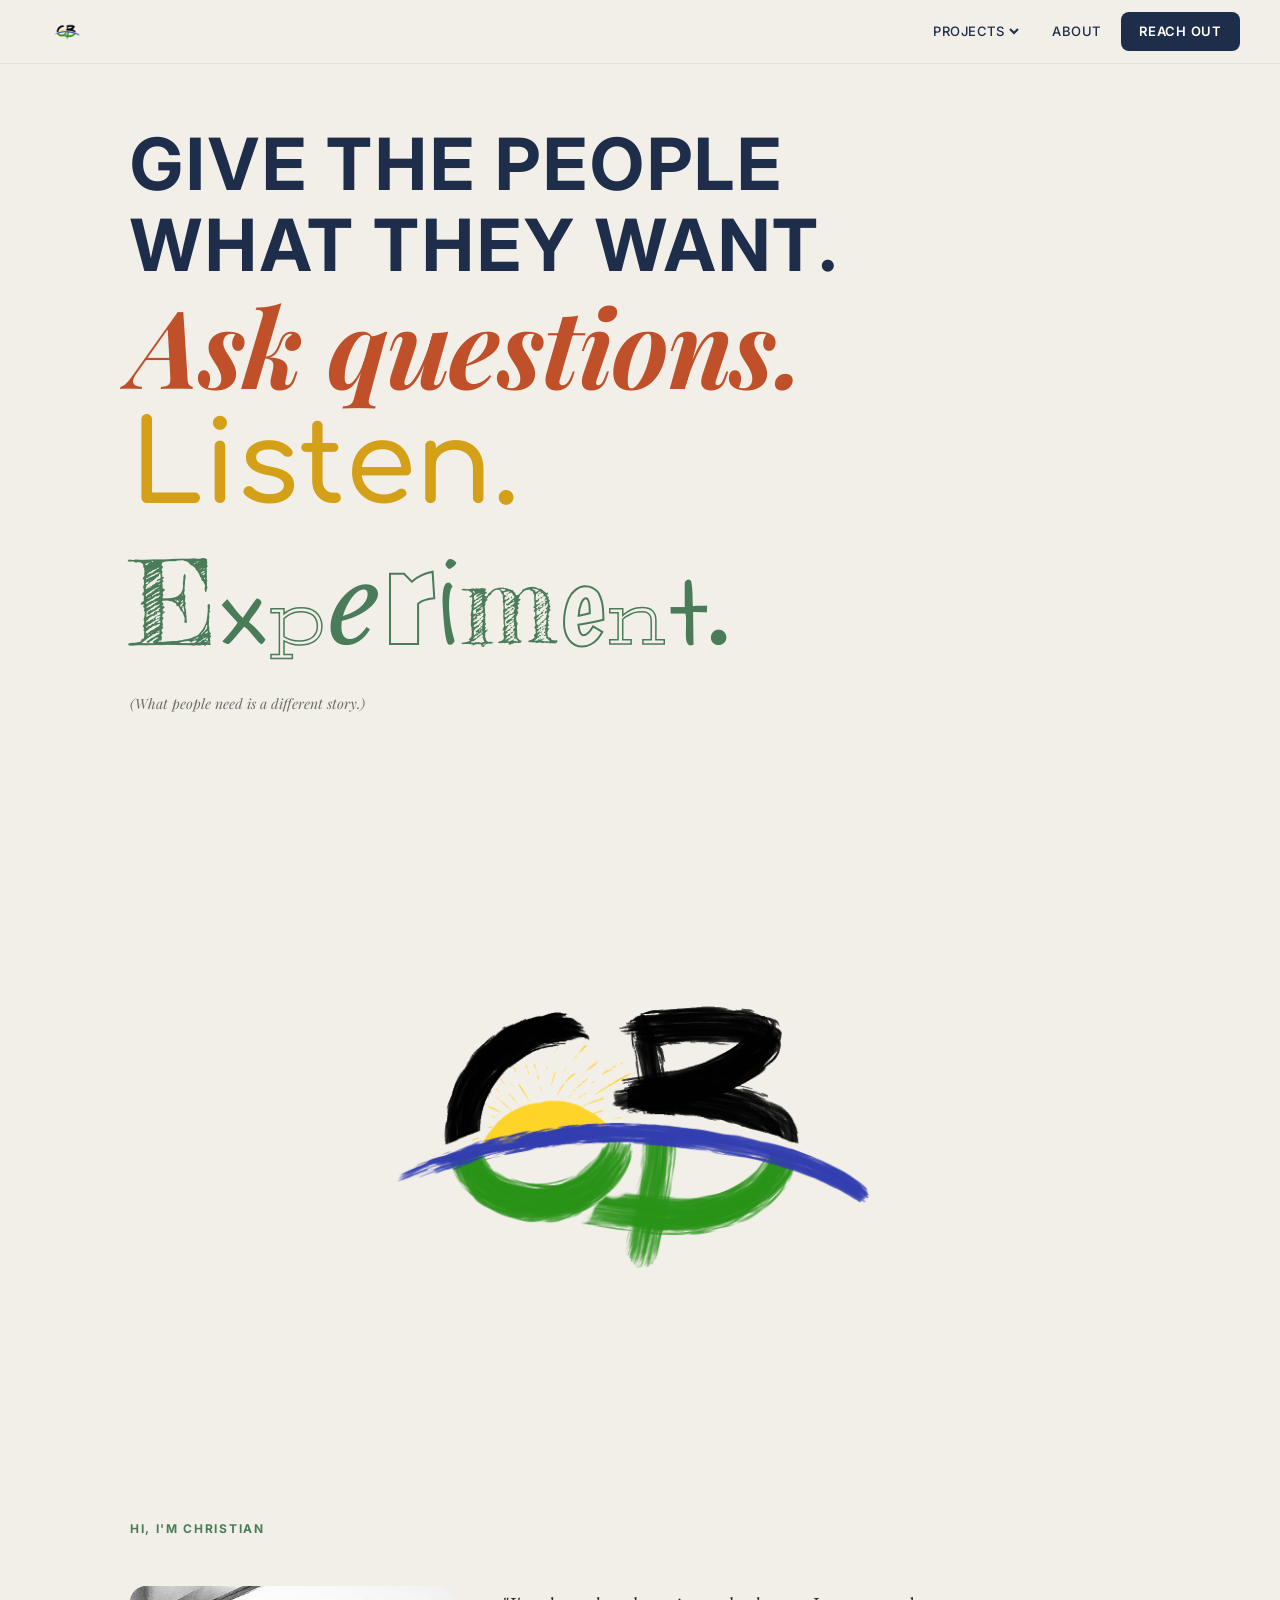
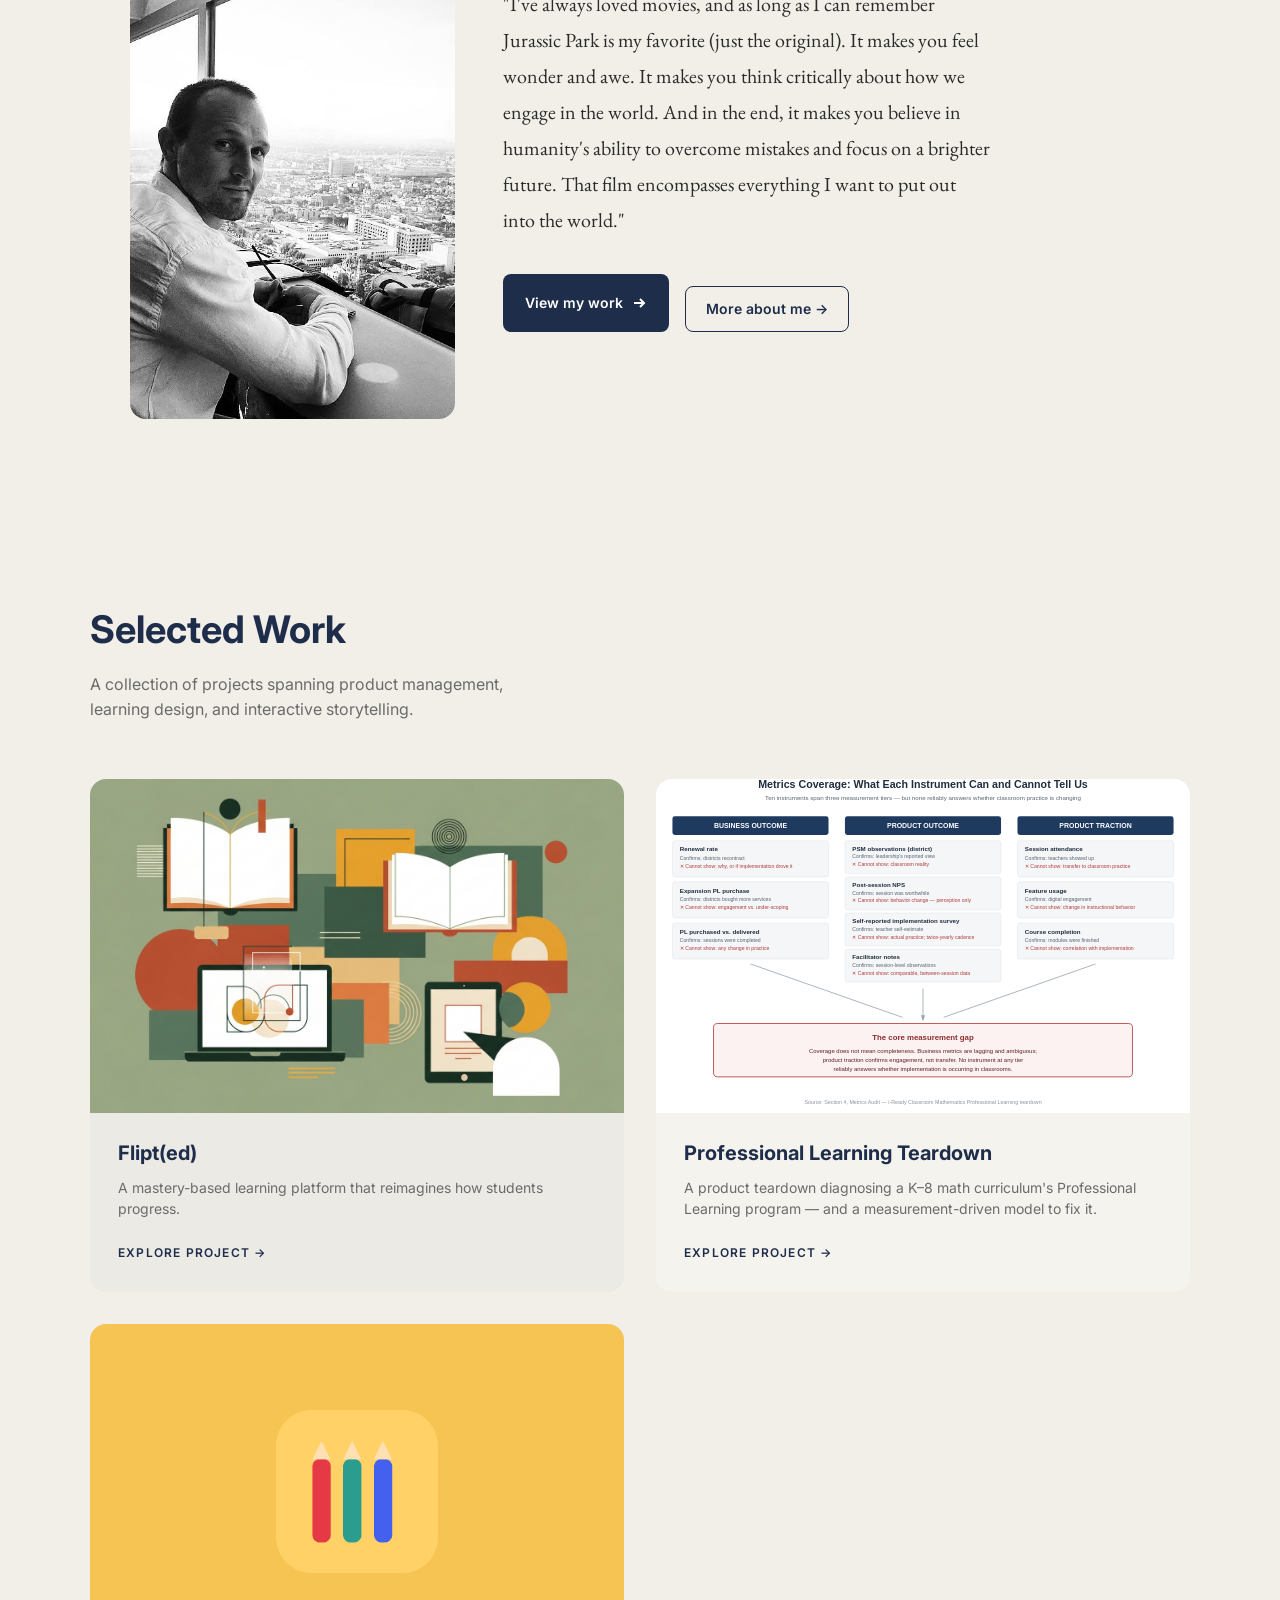
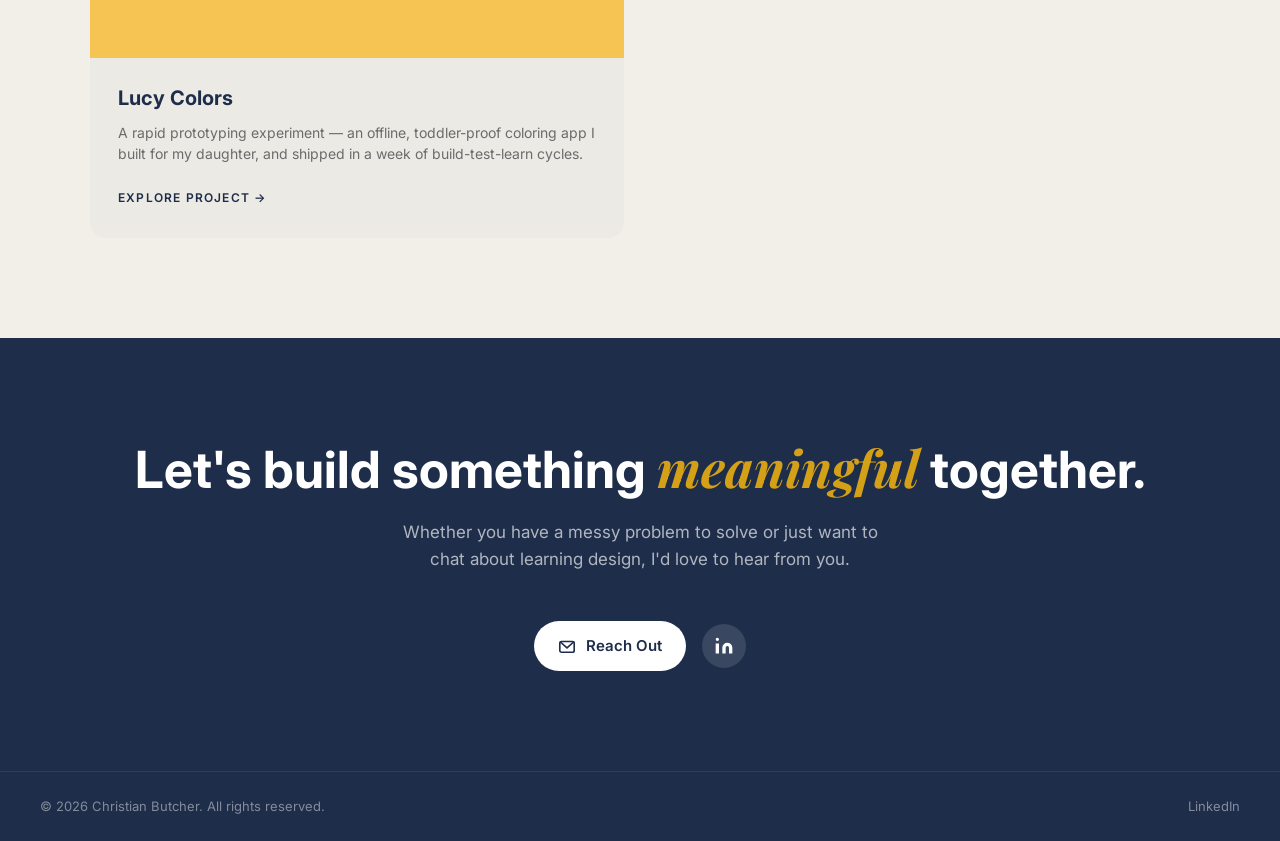
<file: index.html>
<!DOCTYPE html>
<html lang="en">
<head>
  <meta charset="UTF-8" />
  <meta name="viewport" content="width=device-width, initial-scale=1.0" />
  <title>Christian Butcher Portfolio</title>
  <meta name="description" content="Christian Butcher — Product Manager and Content Creator bridging learning design and interactive storytelling." />
  <link rel="preconnect" href="https://fonts.googleapis.com">
  <link rel="preconnect" href="https://fonts.gstatic.com" crossorigin>
  <link href="https://fonts.googleapis.com/css2?family=Inter:wght@400;500;600;700&family=Playfair+Display:ital,wght@0,700;1,700&family=EB+Garamond:wght@400;500&family=Fredericka+the+Great&family=Architects+Daughter&family=Stint+Ultra+Expanded&family=Libre+Baskerville:ital@1&family=Black+Han+Sans&family=Loved+by+the+King&family=Boogaloo&family=Comfortaa:wght@600&display=swap" rel="stylesheet">

  <style>
    /* ============================================================
       TOKENS — edit colors, fonts, and spacing here
    ============================================================ */
    :root {
      --color-bg:        #F2EFE9;   /* warm off-white background */
      --color-navy:      #1E2D4A;   /* dark navy — headings, nav, footer bg */
      --color-rust:      #C0502A;   /* rust/terracotta — italic accent phrases */
      --color-gold:      #D4A017;   /* gold/amber — "easier to understand" accent */
      --color-green:     #4A7C59;   /* muted green — "HI, I'M CHRISTIAN" label */
      --color-text:      #2A2A2A;   /* near-black body text */
      --color-muted:     #6B6B6B;   /* secondary/subtitle text */
      --color-card-bg:   #ECEAE4;   /* project card background */
      --color-card-bg2:  #F5F3EE;   /* alternate card background */

      --font-body:       'Inter', sans-serif;
      --font-display:    'Playfair Display', serif;

      --max-width:       1100px;
      --nav-height:      64px;
    }

    /* ============================================================
       RESET
    ============================================================ */
    *, *::before, *::after { box-sizing: border-box; margin: 0; padding: 0; }
    html { scroll-behavior: smooth; }
    body {
      font-family: var(--font-body);
      background: var(--color-bg);
      color: var(--color-text);
      line-height: 1.6;
    }
    a { color: inherit; text-decoration: none; }
    img { display: block; max-width: 100%; }

    /* ============================================================
       NAV
    ============================================================ */
    nav {
      position: fixed;
      top: 0; left: 0; right: 0;
      height: var(--nav-height);
      background: var(--color-bg);
      display: flex;
      align-items: center;
      justify-content: space-between;
      padding: 0 40px;
      z-index: 100;
      border-bottom: 1px solid rgba(0,0,0,0.06);
    }

    .nav-logo {
      font-family: var(--font-body);
      font-weight: 700;
      font-size: 18px;
      color: var(--color-navy);
      letter-spacing: -0.5px;
    }
    /* Replace the text logo with your initials or an SVG if you have one */

    .nav-links {
      display: flex;
      align-items: center;
      gap: 8px;
    }

    .nav-links a {
      font-size: 13px;
      font-weight: 500;
      letter-spacing: 0.04em;
      text-transform: uppercase;
      color: var(--color-navy);
      padding: 6px 12px;
      border-radius: 6px;
      transition: background 0.15s;
    }
    .nav-links a:hover { background: rgba(0,0,0,0.06); }

    /* Projects dropdown */
    .nav-dropdown { position: relative; }

    .nav-dropdown-toggle {
      font-size: 13px;
      font-weight: 500;
      letter-spacing: 0.04em;
      text-transform: uppercase;
      color: var(--color-navy);
      padding: 6px 12px;
      border-radius: 6px;
      background: none;
      border: none;
      cursor: pointer;
      display: flex;
      align-items: center;
      gap: 4px;
      font-family: var(--font-body);
      transition: background 0.15s;
    }
    .nav-dropdown-toggle:hover,
    .nav-dropdown.open .nav-dropdown-toggle { background: rgba(0,0,0,0.06); }

    .nav-dropdown-toggle svg {
      width: 12px; height: 12px;
      transition: transform 0.2s;
    }
    .nav-dropdown.open .nav-dropdown-toggle svg { transform: rotate(180deg); }

    .nav-dropdown-menu {
      display: none;
      position: absolute;
      top: calc(100% + 8px);
      left: 0;
      background: white;
      border-radius: 10px;
      box-shadow: 0 4px 24px rgba(0,0,0,0.12);
      min-width: 200px;
      padding: 8px 0;
      z-index: 200;
    }
    .nav-dropdown.open .nav-dropdown-menu { display: block; }

    .nav-dropdown-menu a {
      display: block;
      padding: 10px 20px;
      font-size: 15px;
      font-weight: 400;
      text-transform: none;
      letter-spacing: 0;
      color: var(--color-navy);
      border-radius: 0;
      transition: background 0.12s;
    }
    .nav-dropdown-menu a:hover { background: #F5F3EE; }

    .btn-reach-out {
      background: var(--color-navy);
      color: white !important;
      padding: 9px 18px !important;
      border-radius: 8px !important;
      font-size: 13px !important;
      font-weight: 600 !important;
      text-transform: uppercase !important;
      letter-spacing: 0.06em !important;
      transition: opacity 0.15s !important;
    }
    .btn-reach-out:hover { opacity: 0.85 !important; background: var(--color-navy) !important; }

    /* ============================================================
       HERO
    ============================================================ */
    .hero {
      min-height: 100vh;
      display: flex;
      flex-direction: column;
      justify-content: center;
      padding: calc(var(--nav-height) + 60px) 40px 80px;
      max-width: var(--max-width);
      margin: 0 auto;
    }

    .hero-eyebrow {
      font-size: 12px;
      font-weight: 600;
      letter-spacing: 0.14em;
      text-transform: uppercase;
      color: var(--color-green);
      margin-bottom: 24px;
    }

    .hero-headline {
      font-family: var(--font-body);
      font-weight: 700;
      font-size: clamp(40px, 5.5vw, 72px);
      line-height: 1.12;
      color: var(--color-navy);
      max-width: 700px;
      margin-bottom: 40px;
    }

    .hero-headline .accent-rust {
      font-family: var(--font-display);
      font-style: italic;
      font-weight: 700;
      color: var(--color-rust);
    }

    .hero-headline .accent-gold {
      color: var(--color-gold);
    }

    .btn-primary {
      display: inline-flex;
      align-items: center;
      gap: 8px;
      background: var(--color-navy);
      color: white;
      font-family: var(--font-body);
      font-size: 14px;
      font-weight: 600;
      padding: 12px 22px;
      border-radius: 8px;
      transition: opacity 0.15s;
    }
    .btn-primary:hover { opacity: 0.82; }
    .btn-primary svg { width: 16px; height: 16px; }

    /* ============================================================
       SELECTED WORK
    ============================================================ */
    .section { padding: 100px 40px; }

    .container {
      max-width: var(--max-width);
      margin: 0 auto;
    }

    .section-eyebrow {
      font-size: 13px;
      font-weight: 600;
      letter-spacing: 0.1em;
      text-transform: uppercase;
      color: var(--color-muted);
      margin-bottom: 10px;
    }

    .section-title {
      font-family: var(--font-body);
      font-weight: 700;
      font-size: clamp(28px, 3vw, 38px);
      color: var(--color-navy);
      margin-bottom: 12px;
    }

    .section-subtitle {
      font-size: 16px;
      color: var(--color-muted);
      max-width: 440px;
      margin-bottom: 56px;
      line-height: 1.6;
    }

    /* Project grid */
    .projects-grid {
      display: grid;
      grid-template-columns: repeat(2, 1fr);
      gap: 32px;
    }

    /* Wide card spans both columns */
    .project-card.wide {
      grid-column: 1 / -1;
      max-width: 600px;
      margin: 0 auto;
      width: 100%;
    }

    .project-card {
      border-radius: 16px;
      overflow: hidden;
      background: var(--color-card-bg);
    }
    .project-card.light { background: var(--color-card-bg2); }

    .project-card-image {
      width: 100%;
      aspect-ratio: 16 / 10;
      overflow: hidden;
      background: var(--color-card-bg);
      display: flex;
      align-items: center;
      justify-content: center;
    }

    .project-card.wide .project-card-image {
      aspect-ratio: 16 / 9;
    }

    .project-card-image img {
      width: 100%;
      height: 100%;
      object-fit: cover;
    }

    .project-card-body {
      padding: 24px 28px 28px;
    }

    .project-card-title {
      font-size: 20px;
      font-weight: 700;
      color: var(--color-navy);
      margin-bottom: 8px;
    }

    .project-card-desc {
      font-size: 14px;
      color: var(--color-muted);
      margin-bottom: 20px;
      line-height: 1.5;
    }

    .project-link {
      font-size: 12px;
      font-weight: 600;
      letter-spacing: 0.1em;
      text-transform: uppercase;
      color: var(--color-navy);
      display: inline-flex;
      align-items: center;
      gap: 6px;
      transition: gap 0.15s;
    }
    .project-link:hover { gap: 10px; }

    /* ============================================================
       ABOUT
    ============================================================ */
    .about-section {
      background: #EAE7E0;
      padding: 100px 40px;
    }

    .about-inner {
      max-width: var(--max-width);
      margin: 0 auto;
      display: grid;
      grid-template-columns: 1fr 1.2fr;
      gap: 80px;
      align-items: center;
    }

    .about-photo-wrap {
      background: #DDD9CF;
      border-radius: 16px;
      aspect-ratio: 3 / 4;
      overflow: hidden;
      display: flex;
      align-items: center;
      justify-content: center;
    }

    /* Replace the placeholder below with an <img> tag once you have a photo */
    .about-photo-placeholder {
      width: 60%;
      aspect-ratio: 1;
      background: #C8C3B6;
      border-radius: 50%;
    }

    .about-photo-wrap img {
      width: 100%;
      height: 100%;
      object-fit: cover;
    }

    .about-headline {
      font-family: var(--font-body);
      font-weight: 700;
      font-size: clamp(30px, 3.5vw, 46px);
      color: var(--color-navy);
      line-height: 1.15;
      margin-bottom: 28px;
    }

    .about-headline .accent-rust {
      font-family: var(--font-display);
      font-style: italic;
      color: var(--color-rust);
    }

    .about-headline .accent-green {
      color: var(--color-green);
    }

    .about-headline .accent-navy {
      font-family: var(--font-display);
      font-style: italic;
      color: var(--color-navy);
    }

    .about-body p {
      font-size: 16px;
      color: var(--color-text);
      line-height: 1.75;
      margin-bottom: 18px;
    }

    .btn-secondary {
      display: inline-flex;
      align-items: center;
      gap: 8px;
      background: transparent;
      color: var(--color-navy);
      font-family: var(--font-body);
      font-size: 14px;
      font-weight: 600;
      padding: 11px 20px;
      border-radius: 8px;
      border: 1.5px solid var(--color-navy);
      margin-top: 12px;
      transition: background 0.15s, color 0.15s;
    }
    .btn-secondary:hover {
      background: var(--color-navy);
      color: white;
    }

    /* ============================================================
       CONTACT / CTA
    ============================================================ */
    .cta-section {
      background: var(--color-navy);
      padding: 100px 40px;
      text-align: center;
    }

    .cta-headline {
      font-family: var(--font-body);
      font-weight: 700;
      font-size: clamp(32px, 4vw, 56px);
      color: white;
      line-height: 1.15;
      margin-bottom: 20px;
    }

    .cta-headline .accent-gold {
      font-family: var(--font-display);
      font-style: italic;
      color: var(--color-gold);
    }

    .cta-sub {
      font-size: 17px;
      color: rgba(255,255,255,0.65);
      max-width: 500px;
      margin: 0 auto 48px;
      line-height: 1.6;
    }

    .cta-actions {
      display: flex;
      align-items: center;
      justify-content: center;
      gap: 16px;
      flex-wrap: wrap;
    }

    .btn-cta {
      display: inline-flex;
      align-items: center;
      gap: 10px;
      background: white;
      color: var(--color-navy);
      font-size: 15px;
      font-weight: 600;
      padding: 13px 24px;
      border-radius: 30px;
      transition: opacity 0.15s;
    }
    .btn-cta:hover { opacity: 0.88; }

    .social-icon {
      width: 44px; height: 44px;
      border-radius: 50%;
      background: rgba(255,255,255,0.12);
      display: flex;
      align-items: center;
      justify-content: center;
      color: white;
      transition: background 0.15s;
    }
    .social-icon:hover { background: rgba(255,255,255,0.22); }
    .social-icon svg { width: 20px; height: 20px; }

    /* ============================================================
       FOOTER
    ============================================================ */
    footer {
      background: var(--color-navy);
      border-top: 1px solid rgba(255,255,255,0.08);
      padding: 24px 40px;
      display: flex;
      align-items: center;
      justify-content: space-between;
    }

    .footer-copy {
      font-size: 13px;
      color: rgba(255,255,255,0.45);
    }

    .footer-links {
      display: flex;
      gap: 24px;
    }

    .footer-links a {
      font-size: 13px;
      color: rgba(255,255,255,0.45);
      transition: color 0.15s;
    }
    .footer-links a:hover { color: white; }

    /* ============================================================
       RESPONSIVE
    ============================================================ */
    @media (max-width: 768px) {
      nav { padding: 0 20px; }
      .hero { padding: calc(var(--nav-height) + 40px) 20px 60px; }
      .section { padding: 70px 20px; }
      .about-section { padding: 70px 20px; }
      .cta-section { padding: 70px 20px; }
      footer { padding: 20px; flex-direction: column; gap: 12px; text-align: center; }

      .projects-grid { grid-template-columns: 1fr; }
      .project-card.wide { grid-column: auto; max-width: 100%; }

      .about-inner { grid-template-columns: 1fr; gap: 40px; }
      .about-photo-wrap { max-width: 280px; margin: 0 auto; }

      .nav-links a:not(.btn-reach-out) { display: none; }
    }

    @media (prefers-reduced-motion: reduce) {
      * { transition: none !important; }
    }
  </style>
</head>
<body>

  <!-- ============================================================
       NAV
  ============================================================ -->
  <nav>
    <a href="#" class="nav-logo">
      <img src="assets/CB_Logo_(1)_1778781521551-DI4tMfjY.png" alt="CB" style="height: 40px; width: auto;" />
    </a>

    <div class="nav-links">
      <div class="nav-dropdown" id="projectsDropdown">
        <button class="nav-dropdown-toggle" onclick="toggleDropdown()" aria-expanded="false" aria-haspopup="true">
          Projects
          <svg viewBox="0 0 12 12" fill="none" stroke="currentColor" stroke-width="2">
            <polyline points="2,4 6,8 10,4"/>
          </svg>
        </button>
        <div class="nav-dropdown-menu">
          <!-- UPDATE: Replace # with the actual URL for each project page when ready -->
          <a href="flipted.html">Flipt(ed)</a>
          <a href="math-pl-teardown.html">Professional Learning Teardown</a>
          <a href="lucy-colors.html">Lucy Colors</a>
        </div>
      </div>

      <a href="#about">About</a>
      <a href="#contact" class="btn-reach-out">Reach Out</a>
    </div>
  </nav>


  <!-- ============================================================
       HERO
  ============================================================ -->
  <section class="hero">
    <div style="max-width: 700px;">
      <div style="font-size: clamp(42px, 6vw, 72px); line-height: 1.12; font-weight: 700; color: var(--color-navy); letter-spacing: 0.04em; text-transform: uppercase; white-space: nowrap;">Give the people<br>what they want.</div>
      <div style="font-size: clamp(58px, 8.5vw, 108px); line-height: 1.1; color: var(--color-rust); font-family: 'Playfair Display', serif; font-style: italic; font-weight: 700; letter-spacing: -1.5px;">Ask questions.</div>
      <div style="font-size: clamp(62px, 9vw, 114px); line-height: 1.1; color: var(--color-gold); font-weight: 600; font-family: 'Comfortaa', cursive;">Listen.</div>
      <div style="display: flex; align-items: baseline; gap: 0.03em; font-size: clamp(62px, 9vw, 114px);">
        <span style="font-family:'Fredericka the Great',serif; font-size:1em; color:var(--color-green); line-height:1.1;">E</span>
        <span style="font-family:'Architects Daughter',cursive; font-size:0.85em; color:var(--color-green); line-height:1.1;">x</span>
        <span style="font-family:'Stint Ultra Expanded',serif; font-size:0.67em; color:transparent; -webkit-text-stroke:1.5px var(--color-green); line-height:1.1;">p</span>
        <span style="font-family:'Libre Baskerville',serif; font-style:italic; font-size:0.97em; color:var(--color-green); line-height:1.1;">e</span>
        <span style="font-family:'Black Han Sans',sans-serif; font-size:1.03em; color:transparent; -webkit-text-stroke:2px var(--color-green); line-height:1.1;">r</span>
        <span style="font-family:'Loved by the King',cursive; font-size:1.18em; color:var(--color-green); line-height:1.1;">i</span>
        <span style="font-family:'Fredericka the Great',serif; font-size:1em; color:var(--color-green); line-height:1.1;">m</span>
        <span style="font-family:'Boogaloo',cursive; font-size:1.06em; color:transparent; -webkit-text-stroke:2px var(--color-green); line-height:1.1;">e</span>
        <span style="font-family:'Stint Ultra Expanded',serif; font-size:0.67em; color:transparent; -webkit-text-stroke:1.5px var(--color-green); line-height:1.1;">n</span>
        <span style="font-family:'Architects Daughter',cursive; font-size:0.85em; color:var(--color-green); line-height:1.1;">t</span>
        <span style="font-family:'Libre Baskerville',serif; font-style:italic; font-size:0.97em; color:var(--color-green); line-height:1.1;">.</span>
      </div>
      <div style="font-size: 14px; font-style: italic; color: var(--color-muted); font-family: 'Playfair Display', serif; margin-top: 16px; margin-bottom: 48px;">(What people need is a different story.)</div>
    </div>

    <!-- Logo + Hi I'm Christian -->
    <div style="display: flex; align-items: center; gap: 24px; margin-bottom: 48px;">
      <div style="display: flex; flex-direction: column; align-items: flex-start; gap: 8px;">
        <img src="assets/CB_Logo_(1)_1778781521551-DI4tMfjY.png" alt="CB Logo" style="width: 100%; max-width: 100%; height: auto; display: block;" />
        <p style="font-size: 12px; font-weight: 700; letter-spacing: 0.14em; text-transform: uppercase; color: var(--color-green); margin: 0;">Hi, I'm Christian</p>
      </div>
      <div style="flex: 1; height: 1px; background: rgba(0,0,0,0.1);"></div>
    </div>

    <!-- About me -->
    <div style="display: grid; grid-template-columns: 1fr 1.5fr; gap: 48px; align-items: start; max-width: 860px;">
      <div style="background: #DDD9CF; border-radius: 16px; aspect-ratio: 3/4; overflow: hidden;">
        <img src="images/MXC photo.jpg" alt="Christian Butcher" style="width:100%;height:100%;object-fit:cover;" />
      </div>
      <div>
        <p style="font-family: 'EB Garamond', Georgia, serif; font-style: normal; font-size: 20px; line-height: 1.8; color: var(--color-text); margin-bottom: 36px;">"I've always loved movies, and as long as I can remember Jurassic Park is my favorite (just the original). It makes you feel wonder and awe. It makes you think critically about how we engage in the world. And in the end, it makes you believe in humanity's ability to overcome mistakes and focus on a brighter future. That film encompasses everything I want to put out into the world."</p>
        <div style="display: flex; gap: 16px; flex-wrap: wrap;">
          <a href="#work" class="btn-primary">
            View my work
            <svg viewBox="0 0 16 16" fill="none" stroke="currentColor" stroke-width="2" style="width:16px;height:16px;">
              <path d="M3 8h10M9 4l4 4-4 4"/>
            </svg>
          </a>
          <a href="https://www.linkedin.com/in/christianbutcher/" target="_blank" rel="noopener" class="btn-secondary">
            More about me →
          </a>
        </div>
      </div>
    </div>
  </section>


  <!-- ============================================================
       SELECTED WORK
  ============================================================ -->
  <section class="section" id="work">
    <div class="container">
      <h2 class="section-title">Selected Work</h2>
      <p class="section-subtitle">A collection of projects spanning product management, learning design, and interactive storytelling.</p>

      <div class="projects-grid">

        <!-- Card 1: Flipt(ed) -->
        <div class="project-card">
          <div class="project-card-image">
            <img src="images/flipted.png" alt="Flipt(ed) project illustration" />
          </div>
          <div class="project-card-body">
            <h3 class="project-card-title">Flipt(ed)</h3>
            <p class="project-card-desc">A mastery-based learning platform that reimagines how students progress.</p>
            <!-- UPDATE: Replace # with the actual project page URL -->
            <a href="flipted.html" class="project-link">Explore Project &rarr;</a>
          </div>
        </div>

        <!-- Card 2: Professional Learning Teardown -->
        <div class="project-card light">
          <div class="project-card-image">
            <img src="images/metrics_coverage.svg" alt="Professional Learning Teardown" />
          </div>
          <div class="project-card-body">
            <h3 class="project-card-title">Professional Learning Teardown</h3>
            <p class="project-card-desc">A product teardown diagnosing a K–8 math curriculum's Professional Learning program — and a measurement-driven model to fix it.</p>
            <a href="math-pl-teardown.html" class="project-link">Explore Project &rarr;</a>
          </div>
        </div>

        <!-- Card 3: Lucy Colors -->
        <div class="project-card">
          <div class="project-card-image" style="background:#F6C453;">
            <img src="images/lucy-colors-icon.png" alt="Lucy Colors app icon" style="object-fit:contain; padding:16%;" />
          </div>
          <div class="project-card-body">
            <h3 class="project-card-title">Lucy Colors</h3>
            <p class="project-card-desc">A rapid prototyping experiment — an offline, toddler-proof coloring app I built for my daughter, and shipped in a week of build-test-learn cycles.</p>
            <a href="lucy-colors.html" class="project-link">Explore Project &rarr;</a>
          </div>
        </div>

      </div>
    </div>
  </section>


  <!-- ============================================================
       CONTACT / CTA
  ============================================================ -->
  <section class="cta-section" id="contact">
    <h2 class="cta-headline">Let's build something <span class="accent-gold">meaningful</span> together.</h2>
    <p class="cta-sub">Whether you have a messy problem to solve or just want to chat about learning design, I'd love to hear from you.</p>

    <div class="cta-actions">
      <!-- UPDATE: Replace the href with your actual email address -->
      <a href="mailto:ChristianButcher@gmail.com" class="btn-cta">
        <svg viewBox="0 0 20 20" fill="none" stroke="currentColor" stroke-width="1.8" width="18" height="18">
          <rect x="2" y="5" width="16" height="12" rx="2"/>
          <polyline points="2,5 10,12 18,5"/>
        </svg>
        Reach Out
      </a>

      <!-- LinkedIn -->
      <a href="https://www.linkedin.com/in/christianbutcher/" target="_blank" rel="noopener" class="social-icon" aria-label="LinkedIn">
        <svg viewBox="0 0 24 24" fill="currentColor">
          <path d="M16 8a6 6 0 016 6v7h-4v-7a2 2 0 00-2-2 2 2 0 00-2 2v7h-4v-7a6 6 0 016-6zM2 9h4v12H2zM4 6a2 2 0 100-4 2 2 0 000 4z"/>
        </svg>
      </a>
    </div>
  </section>


  <!-- ============================================================
       FOOTER
  ============================================================ -->
  <footer>
    <p class="footer-copy">&copy; 2026 Christian Butcher. All rights reserved.</p>
    <div class="footer-links">
      <a href="https://www.linkedin.com/in/christianbutcher/" target="_blank" rel="noopener">LinkedIn</a>
      <!-- UPDATE: Add more footer links here as needed (e.g. Dribbble, ReadCV) -->
    </div>
  </footer>


  <!-- ============================================================
       SCRIPTS
  ============================================================ -->
  <script>
    // Projects dropdown toggle
    function toggleDropdown() {
      const dropdown = document.getElementById('projectsDropdown');
      const isOpen = dropdown.classList.toggle('open');
      dropdown.querySelector('.nav-dropdown-toggle').setAttribute('aria-expanded', isOpen);
    }

    // Close dropdown when clicking outside
    document.addEventListener('click', function(e) {
      const dropdown = document.getElementById('projectsDropdown');
      if (!dropdown.contains(e.target)) {
        dropdown.classList.remove('open');
        dropdown.querySelector('.nav-dropdown-toggle').setAttribute('aria-expanded', 'false');
      }
    });

    // Update footer copyright year automatically
    document.querySelectorAll('.footer-copy').forEach(el => {
      el.innerHTML = el.innerHTML.replace('2026', new Date().getFullYear());
    });
  </script>

</body>
</html>
</file>
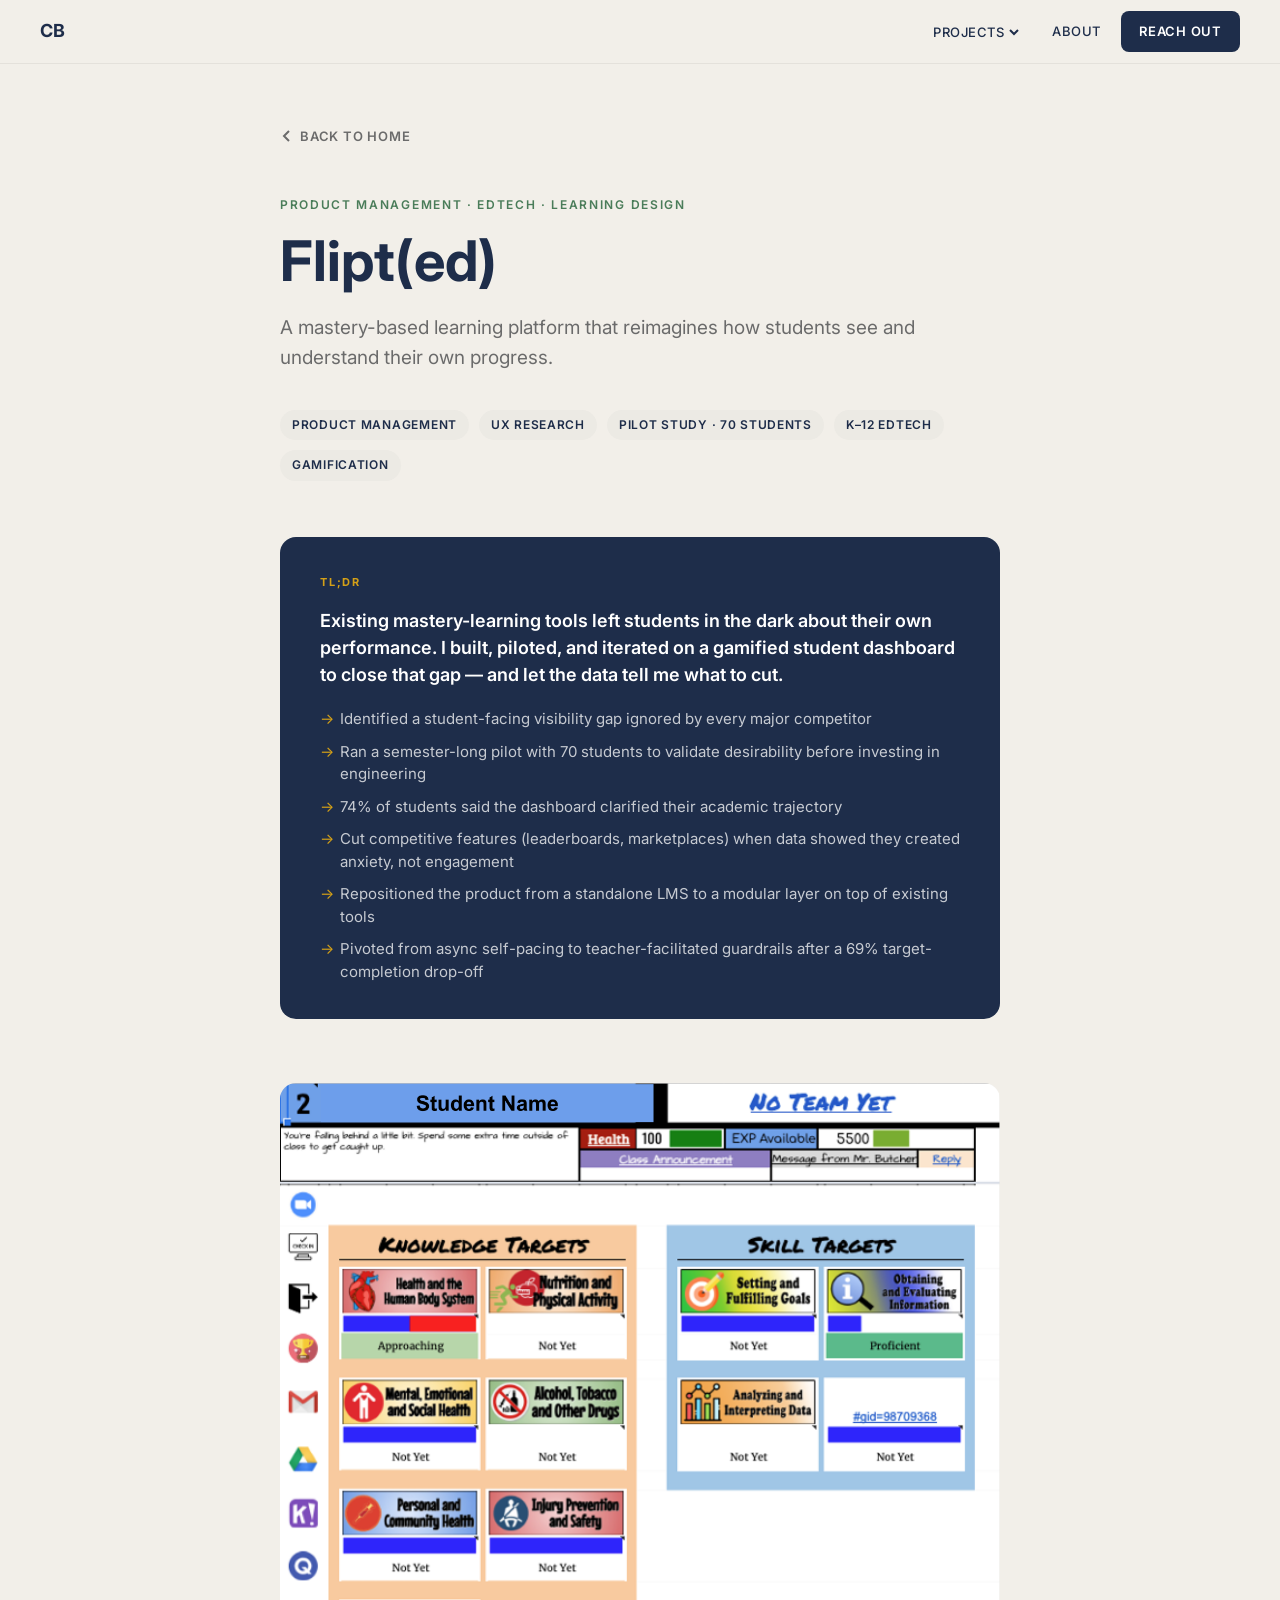
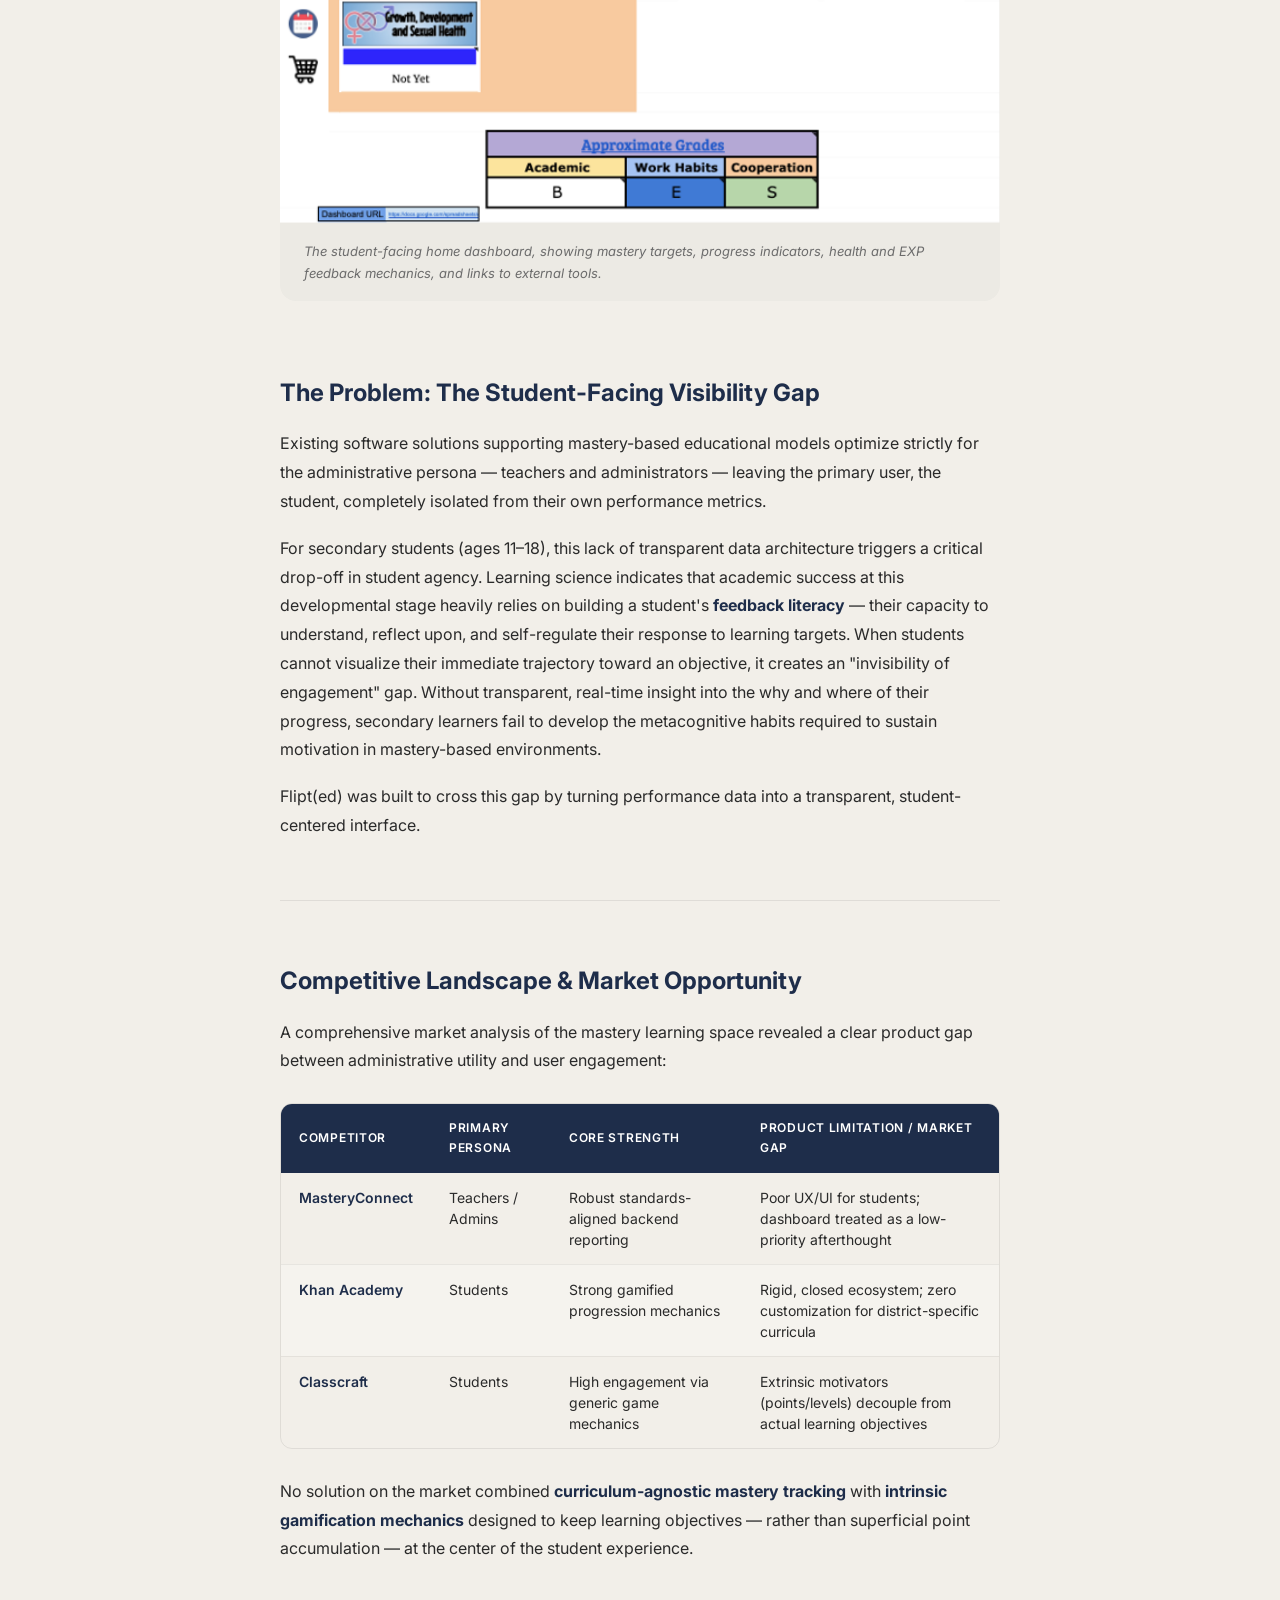
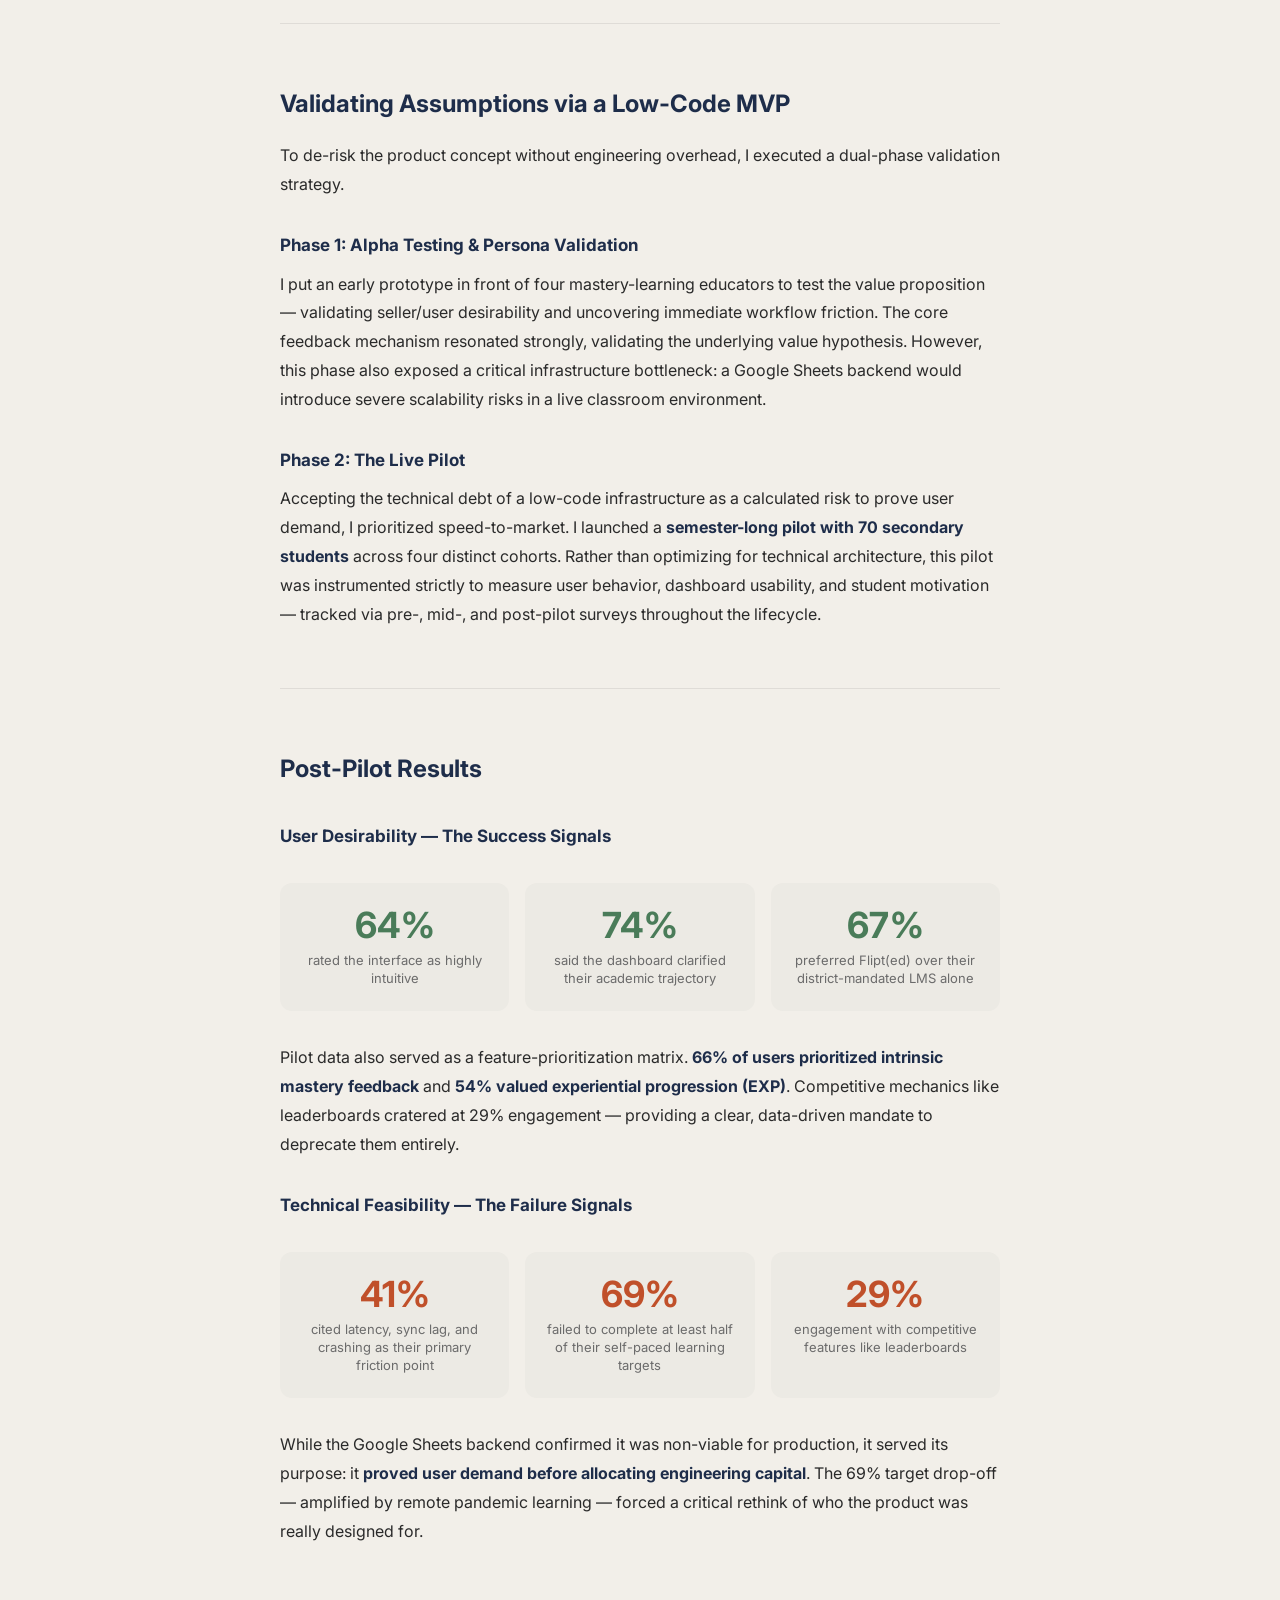
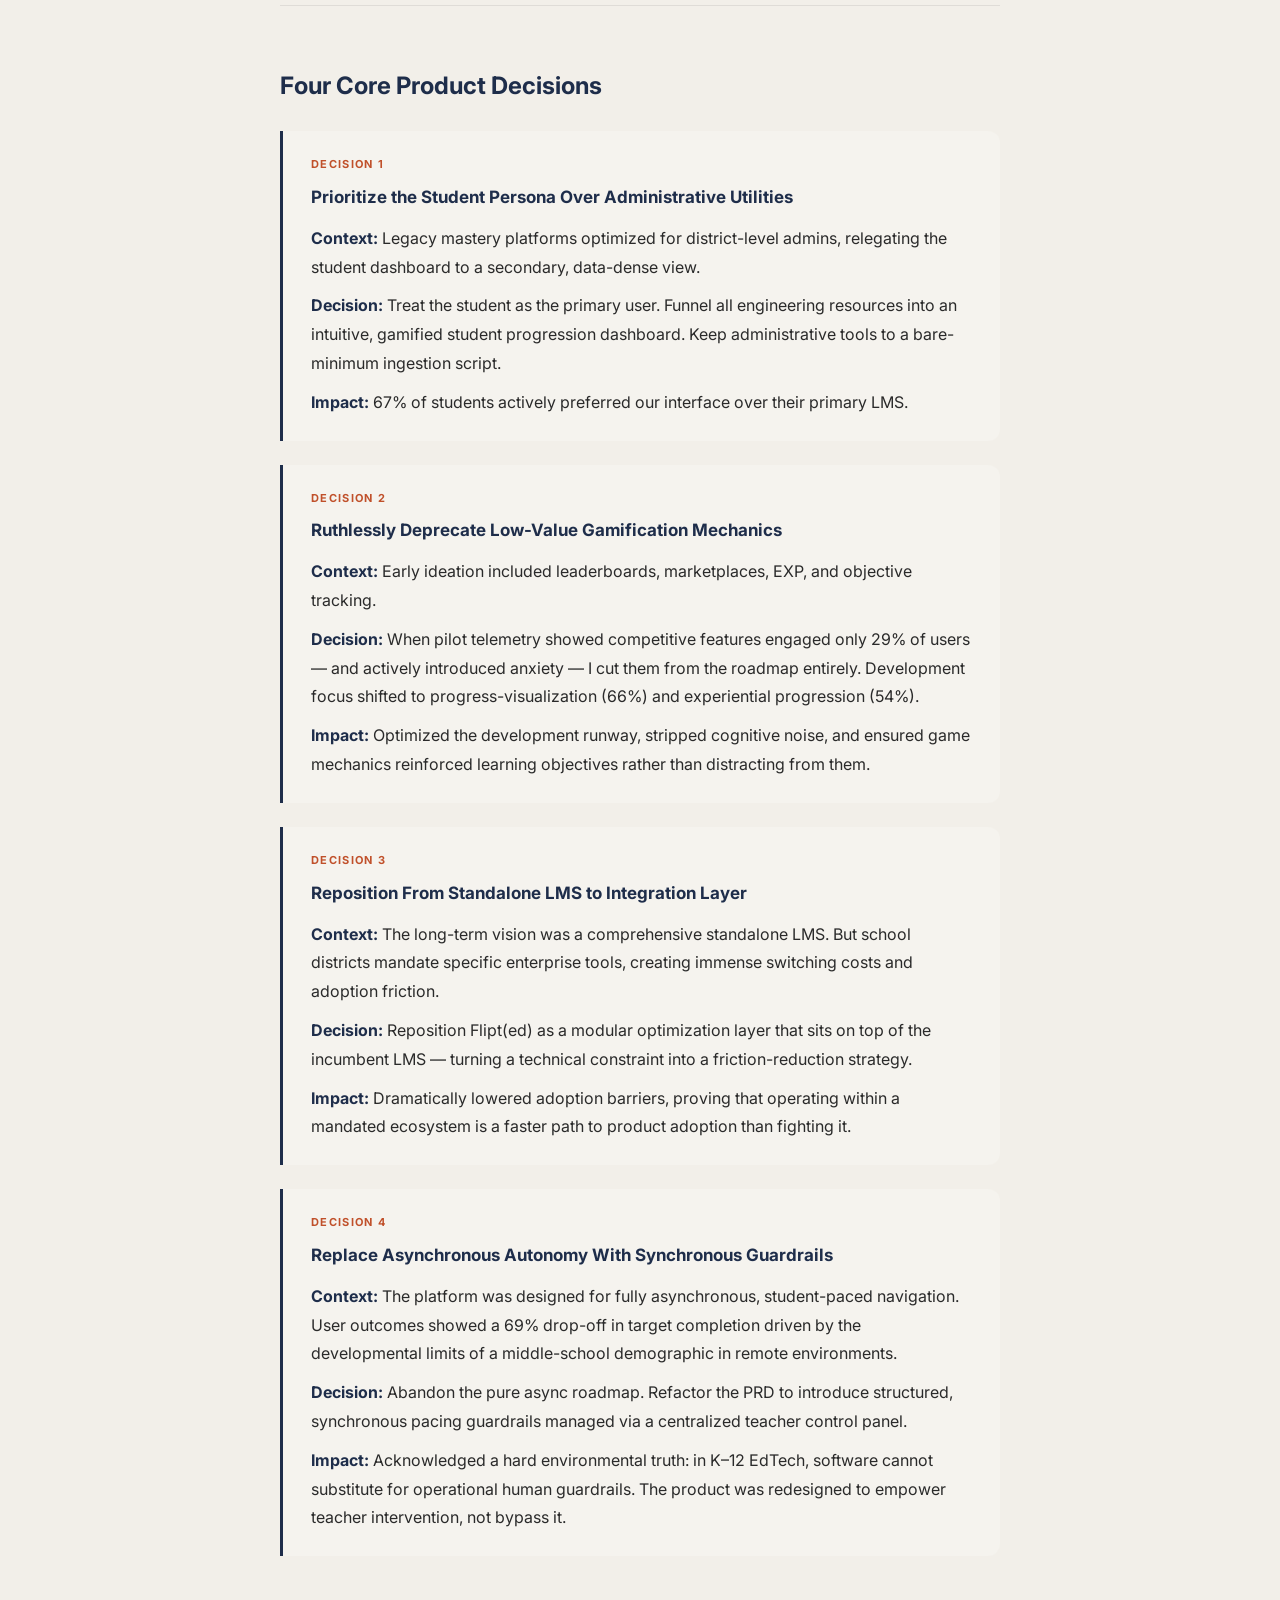
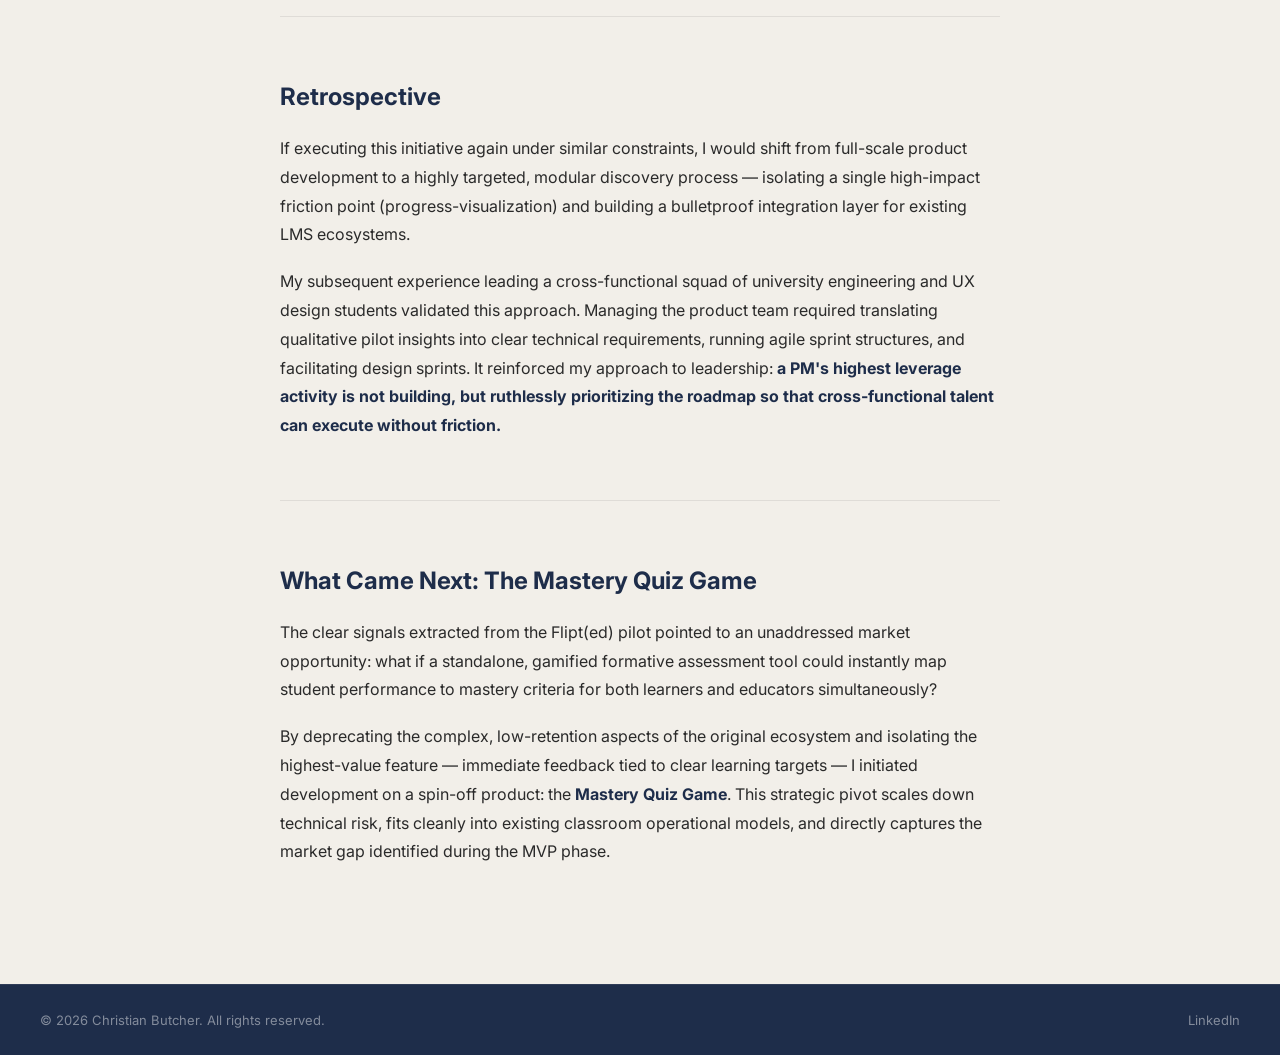
<file: flipted.html>
<!DOCTYPE html>
<html lang="en">
<head>
  <meta charset="UTF-8" />
  <meta name="viewport" content="width=device-width, initial-scale=1.0" />
  <title>Flipt(ed) — Christian Butcher</title>
  <meta name="description" content="Flipt(ed): A mastery-based learning platform that reimagines how students progress." />
  <link rel="preconnect" href="https://fonts.googleapis.com">
  <link rel="preconnect" href="https://fonts.gstatic.com" crossorigin>
  <link href="https://fonts.googleapis.com/css2?family=Inter:wght@400;500;600;700&family=Playfair+Display:ital,wght@0,700;1,700&display=swap" rel="stylesheet">

  <style>
    /* ============================================================
       TOKENS — must match index.html exactly
    ============================================================ */
    :root {
      --color-bg:        #F2EFE9;
      --color-navy:      #1E2D4A;
      --color-rust:      #C0502A;
      --color-gold:      #D4A017;
      --color-green:     #4A7C59;
      --color-text:      #2A2A2A;
      --color-muted:     #6B6B6B;
      --color-card-bg:   #ECEAE4;
      --color-card-bg2:  #F5F3EE;
      --font-body:       'Inter', sans-serif;
      --font-display:    'Playfair Display', serif;
      --max-width:       800px;
      --nav-height:      64px;
    }

    *, *::before, *::after { box-sizing: border-box; margin: 0; padding: 0; }
    html { scroll-behavior: smooth; }
    body {
      font-family: var(--font-body);
      background: var(--color-bg);
      color: var(--color-text);
      line-height: 1.7;
    }
    a { color: inherit; text-decoration: none; }
    img { display: block; max-width: 100%; }

    /* ============================================================
       NAV — identical to index.html
    ============================================================ */
    nav {
      position: fixed;
      top: 0; left: 0; right: 0;
      height: var(--nav-height);
      background: var(--color-bg);
      display: flex;
      align-items: center;
      justify-content: space-between;
      padding: 0 40px;
      z-index: 100;
      border-bottom: 1px solid rgba(0,0,0,0.06);
    }

    .nav-logo {
      font-family: var(--font-body);
      font-weight: 700;
      font-size: 18px;
      color: var(--color-navy);
      letter-spacing: -0.5px;
    }

    .nav-links {
      display: flex;
      align-items: center;
      gap: 8px;
    }

    .nav-links a {
      font-size: 13px;
      font-weight: 500;
      letter-spacing: 0.04em;
      text-transform: uppercase;
      color: var(--color-navy);
      padding: 6px 12px;
      border-radius: 6px;
      transition: background 0.15s;
    }
    .nav-links a:hover { background: rgba(0,0,0,0.06); }

    .nav-dropdown { position: relative; }

    .nav-dropdown-toggle {
      font-size: 13px;
      font-weight: 500;
      letter-spacing: 0.04em;
      text-transform: uppercase;
      color: var(--color-navy);
      padding: 6px 12px;
      border-radius: 6px;
      background: none;
      border: none;
      cursor: pointer;
      display: flex;
      align-items: center;
      gap: 4px;
      font-family: var(--font-body);
      transition: background 0.15s;
    }
    .nav-dropdown-toggle:hover,
    .nav-dropdown.open .nav-dropdown-toggle { background: rgba(0,0,0,0.06); }

    .nav-dropdown-toggle svg {
      width: 12px; height: 12px;
      transition: transform 0.2s;
    }
    .nav-dropdown.open .nav-dropdown-toggle svg { transform: rotate(180deg); }

    .nav-dropdown-menu {
      display: none;
      position: absolute;
      top: calc(100% + 8px);
      left: 0;
      background: white;
      border-radius: 10px;
      box-shadow: 0 4px 24px rgba(0,0,0,0.12);
      min-width: 200px;
      padding: 8px 0;
      z-index: 200;
    }
    .nav-dropdown.open .nav-dropdown-menu { display: block; }

    .nav-dropdown-menu a {
      display: block;
      padding: 10px 20px;
      font-size: 15px;
      font-weight: 400;
      text-transform: none;
      letter-spacing: 0;
      color: var(--color-navy);
      border-radius: 0;
      transition: background 0.12s;
    }
    .nav-dropdown-menu a:hover { background: #F5F3EE; }
    /* Highlight current page in dropdown */
    .nav-dropdown-menu a.active { font-weight: 600; color: var(--color-rust); }

    .btn-reach-out {
      background: var(--color-navy);
      color: white !important;
      padding: 9px 18px !important;
      border-radius: 8px !important;
      font-size: 13px !important;
      font-weight: 600 !important;
      text-transform: uppercase !important;
      letter-spacing: 0.06em !important;
      transition: opacity 0.15s !important;
    }
    .btn-reach-out:hover { opacity: 0.85 !important; }

    /* ============================================================
       PAGE LAYOUT
    ============================================================ */
    .page {
      max-width: var(--max-width);
      margin: 0 auto;
      padding: calc(var(--nav-height) + 60px) 40px 100px;
    }

    /* ============================================================
       BACK LINK
    ============================================================ */
    .back-link {
      display: inline-flex;
      align-items: center;
      gap: 6px;
      font-size: 13px;
      font-weight: 600;
      letter-spacing: 0.06em;
      text-transform: uppercase;
      color: var(--color-muted);
      margin-bottom: 48px;
      transition: color 0.15s;
    }
    .back-link:hover { color: var(--color-navy); }
    .back-link svg { width: 14px; height: 14px; }

    /* ============================================================
       PROJECT HERO
    ============================================================ */
    .project-label {
      font-size: 12px;
      font-weight: 600;
      letter-spacing: 0.14em;
      text-transform: uppercase;
      color: var(--color-green);
      margin-bottom: 16px;
    }

    .project-title {
      font-family: var(--font-body);
      font-weight: 700;
      font-size: clamp(36px, 5vw, 56px);
      color: var(--color-navy);
      line-height: 1.1;
      margin-bottom: 20px;
    }

    .project-tagline {
      font-size: 19px;
      color: var(--color-muted);
      line-height: 1.6;
      max-width: 640px;
      margin-bottom: 36px;
    }

    /* Meta chips */
    .project-meta {
      display: flex;
      flex-wrap: wrap;
      gap: 10px;
      margin-bottom: 56px;
    }

    .meta-chip {
      font-size: 12px;
      font-weight: 600;
      letter-spacing: 0.06em;
      text-transform: uppercase;
      padding: 5px 12px;
      border-radius: 20px;
      background: var(--color-card-bg);
      color: var(--color-navy);
    }

    /* ============================================================
       TLDR CARD
    ============================================================ */
    .tldr {
      background: var(--color-navy);
      border-radius: 16px;
      padding: 36px 40px;
      margin-bottom: 64px;
    }

    .tldr-label {
      font-size: 11px;
      font-weight: 700;
      letter-spacing: 0.16em;
      text-transform: uppercase;
      color: var(--color-gold);
      margin-bottom: 16px;
    }

    .tldr-headline {
      font-size: 18px;
      font-weight: 600;
      color: white;
      line-height: 1.5;
      margin-bottom: 20px;
    }

    .tldr-points {
      list-style: none;
      display: flex;
      flex-direction: column;
      gap: 10px;
    }

    .tldr-points li {
      font-size: 15px;
      color: rgba(255,255,255,0.75);
      padding-left: 20px;
      position: relative;
      line-height: 1.5;
    }

    .tldr-points li::before {
      content: '→';
      position: absolute;
      left: 0;
      color: var(--color-gold);
    }

    /* ============================================================
       DASHBOARD IMAGE
    ============================================================ */
    .dashboard-wrap {
      background: var(--color-card-bg);
      border-radius: 16px;
      overflow: hidden;
      margin-bottom: 72px;
    }

    .dashboard-wrap img {
      width: 100%;
      height: auto;
      display: block;
    }

    .dashboard-caption {
      padding: 16px 24px;
      font-size: 13px;
      color: var(--color-muted);
      font-style: italic;
    }

    /* ============================================================
       CASE STUDY BODY
    ============================================================ */
    .case-study h2 {
      font-family: var(--font-body);
      font-weight: 700;
      font-size: 24px;
      color: var(--color-navy);
      margin-top: 60px;
      margin-bottom: 16px;
      padding-top: 60px;
      border-top: 1px solid rgba(0,0,0,0.08);
    }

    .case-study h2:first-child {
      margin-top: 0;
      padding-top: 0;
      border-top: none;
    }

    .case-study h3 {
      font-size: 17px;
      font-weight: 700;
      color: var(--color-navy);
      margin-top: 32px;
      margin-bottom: 10px;
    }

    .case-study p {
      font-size: 16px;
      color: var(--color-text);
      line-height: 1.8;
      margin-bottom: 18px;
    }

    .case-study strong { color: var(--color-navy); }

    /* Stat callouts */
    .stats-row {
      display: grid;
      grid-template-columns: repeat(3, 1fr);
      gap: 16px;
      margin: 32px 0;
    }

    .stat-card {
      background: var(--color-card-bg);
      border-radius: 12px;
      padding: 24px 20px;
      text-align: center;
    }

    .stat-number {
      font-size: 36px;
      font-weight: 700;
      color: var(--color-navy);
      line-height: 1;
      margin-bottom: 8px;
    }

    .stat-number.rust { color: var(--color-rust); }
    .stat-number.green { color: var(--color-green); }

    .stat-label {
      font-size: 13px;
      color: var(--color-muted);
      line-height: 1.4;
    }

    /* Competitive landscape table */
    .table-wrap {
      overflow-x: auto;
      margin: 28px 0;
      border-radius: 12px;
      border: 1px solid rgba(0,0,0,0.08);
    }

    table {
      width: 100%;
      border-collapse: collapse;
      font-size: 14px;
    }

    thead tr {
      background: var(--color-navy);
      color: white;
    }

    thead th {
      padding: 14px 18px;
      text-align: left;
      font-size: 12px;
      font-weight: 600;
      letter-spacing: 0.06em;
      text-transform: uppercase;
    }

    tbody tr { border-bottom: 1px solid rgba(0,0,0,0.06); }
    tbody tr:last-child { border-bottom: none; }
    tbody tr:nth-child(even) { background: var(--color-card-bg2); }

    tbody td {
      padding: 14px 18px;
      vertical-align: top;
      line-height: 1.5;
      color: var(--color-text);
    }

    tbody td:first-child {
      font-weight: 600;
      color: var(--color-navy);
      white-space: nowrap;
    }

    /* Decision cards */
    .decision-card {
      background: var(--color-card-bg2);
      border-left: 3px solid var(--color-navy);
      border-radius: 0 12px 12px 0;
      padding: 24px 28px;
      margin: 24px 0;
    }

    .decision-card .decision-label {
      font-size: 11px;
      font-weight: 700;
      letter-spacing: 0.12em;
      text-transform: uppercase;
      color: var(--color-rust);
      margin-bottom: 8px;
    }

    .decision-card h3 {
      margin-top: 0;
      margin-bottom: 12px;
    }

    .decision-card p { margin-bottom: 10px; }
    .decision-card p:last-child { margin-bottom: 0; }

    /* ============================================================
       FOOTER
    ============================================================ */
    footer {
      background: var(--color-navy);
      border-top: 1px solid rgba(255,255,255,0.08);
      padding: 24px 40px;
      display: flex;
      align-items: center;
      justify-content: space-between;
    }

    .footer-copy {
      font-size: 13px;
      color: rgba(255,255,255,0.45);
    }

    .footer-links { display: flex; gap: 24px; }
    .footer-links a {
      font-size: 13px;
      color: rgba(255,255,255,0.45);
      transition: color 0.15s;
    }
    .footer-links a:hover { color: white; }

    /* ============================================================
       RESPONSIVE
    ============================================================ */
    @media (max-width: 768px) {
      nav { padding: 0 20px; }
      .page { padding: calc(var(--nav-height) + 40px) 20px 80px; }
      .tldr { padding: 28px 24px; }
      .stats-row { grid-template-columns: 1fr 1fr; }
      footer { padding: 20px; flex-direction: column; gap: 12px; text-align: center; }
      .nav-links a:not(.btn-reach-out) { display: none; }
    }
  </style>
</head>
<body>

  <!-- ============================================================
       NAV
  ============================================================ -->
  <nav>
    <a href="index.html" class="nav-logo">CB</a>

    <div class="nav-links">
      <div class="nav-dropdown" id="projectsDropdown">
        <button class="nav-dropdown-toggle" onclick="toggleDropdown()" aria-expanded="false" aria-haspopup="true">
          Projects
          <svg viewBox="0 0 12 12" fill="none" stroke="currentColor" stroke-width="2">
            <polyline points="2,4 6,8 10,4"/>
          </svg>
        </button>
        <div class="nav-dropdown-menu">
          <a href="flipted.html" class="active">Flipt(ed)</a>
          <a href="#">Magic Food Truck</a>
          <a href="#">Neolithic</a>
          <a href="#">Finding Mino</a>
          <a href="#">Writing Samples</a>
          <a href="math-pl-teardown.html">Math PL Teardown</a>
        </div>
      </div>
      <a href="index.html#about">About</a>
      <a href="index.html#contact" class="btn-reach-out">Reach Out</a>
    </div>
  </nav>


  <!-- ============================================================
       PAGE CONTENT
  ============================================================ -->
  <main class="page">

    <a href="index.html" class="back-link">
      <svg viewBox="0 0 14 14" fill="none" stroke="currentColor" stroke-width="2">
        <path d="M9 2L4 7l5 5"/>
      </svg>
      Back to Home
    </a>

    <!-- Hero -->
    <p class="project-label">Product Management · EdTech · Learning Design</p>
    <h1 class="project-title">Flipt(ed)</h1>
    <p class="project-tagline">A mastery-based learning platform that reimagines how students see and understand their own progress.</p>

    <div class="project-meta">
      <span class="meta-chip">Product Management</span>
      <span class="meta-chip">UX Research</span>
      <span class="meta-chip">Pilot Study · 70 Students</span>
      <span class="meta-chip">K–12 EdTech</span>
      <span class="meta-chip">Gamification</span>
    </div>

    <!-- TL;DR -->
    <div class="tldr">
      <p class="tldr-label">TL;DR</p>
      <p class="tldr-headline">Existing mastery-learning tools left students in the dark about their own performance. I built, piloted, and iterated on a gamified student dashboard to close that gap — and let the data tell me what to cut.</p>
      <ul class="tldr-points">
        <li>Identified a student-facing visibility gap ignored by every major competitor</li>
        <li>Ran a semester-long pilot with 70 students to validate desirability before investing in engineering</li>
        <li>74% of students said the dashboard clarified their academic trajectory</li>
        <li>Cut competitive features (leaderboards, marketplaces) when data showed they created anxiety, not engagement</li>
        <li>Repositioned the product from a standalone LMS to a modular layer on top of existing tools</li>
        <li>Pivoted from async self-pacing to teacher-facilitated guardrails after a 69% target-completion drop-off</li>
      </ul>
    </div>

    <!-- Dashboard image -->
    <div class="dashboard-wrap">
      <!-- UPDATE: make sure StudentHomeDashboardClean.png is in your images/ folder -->
      <img src="images/StudentHomeDashboardClean.png" alt="Flipt(ed) student home dashboard showing Knowledge Targets, Skill Targets, Health points, and EXP metrics" />
      <p class="dashboard-caption">The student-facing home dashboard, showing mastery targets, progress indicators, health and EXP feedback mechanics, and links to external tools.</p>
    </div>


    <!-- Case Study -->
    <div class="case-study">

      <h2>The Problem: The Student-Facing Visibility Gap</h2>
      <p>Existing software solutions supporting mastery-based educational models optimize strictly for the administrative persona — teachers and administrators — leaving the primary user, the student, completely isolated from their own performance metrics.</p>
      <p>For secondary students (ages 11–18), this lack of transparent data architecture triggers a critical drop-off in student agency. Learning science indicates that academic success at this developmental stage heavily relies on building a student's <strong>feedback literacy</strong> — their capacity to understand, reflect upon, and self-regulate their response to learning targets. When students cannot visualize their immediate trajectory toward an objective, it creates an "invisibility of engagement" gap. Without transparent, real-time insight into the why and where of their progress, secondary learners fail to develop the metacognitive habits required to sustain motivation in mastery-based environments.</p>
      <p>Flipt(ed) was built to cross this gap by turning performance data into a transparent, student-centered interface.</p>

      <h2>Competitive Landscape &amp; Market Opportunity</h2>
      <p>A comprehensive market analysis of the mastery learning space revealed a clear product gap between administrative utility and user engagement:</p>

      <div class="table-wrap">
        <table>
          <thead>
            <tr>
              <th>Competitor</th>
              <th>Primary Persona</th>
              <th>Core Strength</th>
              <th>Product Limitation / Market Gap</th>
            </tr>
          </thead>
          <tbody>
            <tr>
              <td>MasteryConnect</td>
              <td>Teachers / Admins</td>
              <td>Robust standards-aligned backend reporting</td>
              <td>Poor UX/UI for students; dashboard treated as a low-priority afterthought</td>
            </tr>
            <tr>
              <td>Khan Academy</td>
              <td>Students</td>
              <td>Strong gamified progression mechanics</td>
              <td>Rigid, closed ecosystem; zero customization for district-specific curricula</td>
            </tr>
            <tr>
              <td>Classcraft</td>
              <td>Students</td>
              <td>High engagement via generic game mechanics</td>
              <td>Extrinsic motivators (points/levels) decouple from actual learning objectives</td>
            </tr>
          </tbody>
        </table>
      </div>

      <p>No solution on the market combined <strong>curriculum-agnostic mastery tracking</strong> with <strong>intrinsic gamification mechanics</strong> designed to keep learning objectives — rather than superficial point accumulation — at the center of the student experience.</p>

      <h2>Validating Assumptions via a Low-Code MVP</h2>
      <p>To de-risk the product concept without engineering overhead, I executed a dual-phase validation strategy.</p>

      <h3>Phase 1: Alpha Testing &amp; Persona Validation</h3>
      <p>I put an early prototype in front of four mastery-learning educators to test the value proposition — validating seller/user desirability and uncovering immediate workflow friction. The core feedback mechanism resonated strongly, validating the underlying value hypothesis. However, this phase also exposed a critical infrastructure bottleneck: a Google Sheets backend would introduce severe scalability risks in a live classroom environment.</p>

      <h3>Phase 2: The Live Pilot</h3>
      <p>Accepting the technical debt of a low-code infrastructure as a calculated risk to prove user demand, I prioritized speed-to-market. I launched a <strong>semester-long pilot with 70 secondary students</strong> across four distinct cohorts. Rather than optimizing for technical architecture, this pilot was instrumented strictly to measure user behavior, dashboard usability, and student motivation — tracked via pre-, mid-, and post-pilot surveys throughout the lifecycle.</p>

      <h2>Post-Pilot Results</h2>

      <h3>User Desirability — The Success Signals</h3>
      <div class="stats-row">
        <div class="stat-card">
          <div class="stat-number green">64%</div>
          <div class="stat-label">rated the interface as highly intuitive</div>
        </div>
        <div class="stat-card">
          <div class="stat-number green">74%</div>
          <div class="stat-label">said the dashboard clarified their academic trajectory</div>
        </div>
        <div class="stat-card">
          <div class="stat-number green">67%</div>
          <div class="stat-label">preferred Flipt(ed) over their district-mandated LMS alone</div>
        </div>
      </div>
      <p>Pilot data also served as a feature-prioritization matrix. <strong>66% of users prioritized intrinsic mastery feedback</strong> and <strong>54% valued experiential progression (EXP)</strong>. Competitive mechanics like leaderboards cratered at 29% engagement — providing a clear, data-driven mandate to deprecate them entirely.</p>

      <h3>Technical Feasibility — The Failure Signals</h3>
      <div class="stats-row">
        <div class="stat-card">
          <div class="stat-number rust">41%</div>
          <div class="stat-label">cited latency, sync lag, and crashing as their primary friction point</div>
        </div>
        <div class="stat-card">
          <div class="stat-number rust">69%</div>
          <div class="stat-label">failed to complete at least half of their self-paced learning targets</div>
        </div>
        <div class="stat-card">
          <div class="stat-number rust">29%</div>
          <div class="stat-label">engagement with competitive features like leaderboards</div>
        </div>
      </div>
      <p>While the Google Sheets backend confirmed it was non-viable for production, it served its purpose: it <strong>proved user demand before allocating engineering capital</strong>. The 69% target drop-off — amplified by remote pandemic learning — forced a critical rethink of who the product was really designed for.</p>

      <h2>Four Core Product Decisions</h2>

      <div class="decision-card">
        <p class="decision-label">Decision 1</p>
        <h3>Prioritize the Student Persona Over Administrative Utilities</h3>
        <p><strong>Context:</strong> Legacy mastery platforms optimized for district-level admins, relegating the student dashboard to a secondary, data-dense view.</p>
        <p><strong>Decision:</strong> Treat the student as the primary user. Funnel all engineering resources into an intuitive, gamified student progression dashboard. Keep administrative tools to a bare-minimum ingestion script.</p>
        <p><strong>Impact:</strong> 67% of students actively preferred our interface over their primary LMS.</p>
      </div>

      <div class="decision-card">
        <p class="decision-label">Decision 2</p>
        <h3>Ruthlessly Deprecate Low-Value Gamification Mechanics</h3>
        <p><strong>Context:</strong> Early ideation included leaderboards, marketplaces, EXP, and objective tracking.</p>
        <p><strong>Decision:</strong> When pilot telemetry showed competitive features engaged only 29% of users — and actively introduced anxiety — I cut them from the roadmap entirely. Development focus shifted to progress-visualization (66%) and experiential progression (54%).</p>
        <p><strong>Impact:</strong> Optimized the development runway, stripped cognitive noise, and ensured game mechanics reinforced learning objectives rather than distracting from them.</p>
      </div>

      <div class="decision-card">
        <p class="decision-label">Decision 3</p>
        <h3>Reposition From Standalone LMS to Integration Layer</h3>
        <p><strong>Context:</strong> The long-term vision was a comprehensive standalone LMS. But school districts mandate specific enterprise tools, creating immense switching costs and adoption friction.</p>
        <p><strong>Decision:</strong> Reposition Flipt(ed) as a modular optimization layer that sits on top of the incumbent LMS — turning a technical constraint into a friction-reduction strategy.</p>
        <p><strong>Impact:</strong> Dramatically lowered adoption barriers, proving that operating within a mandated ecosystem is a faster path to product adoption than fighting it.</p>
      </div>

      <div class="decision-card">
        <p class="decision-label">Decision 4</p>
        <h3>Replace Asynchronous Autonomy With Synchronous Guardrails</h3>
        <p><strong>Context:</strong> The platform was designed for fully asynchronous, student-paced navigation. User outcomes showed a 69% drop-off in target completion driven by the developmental limits of a middle-school demographic in remote environments.</p>
        <p><strong>Decision:</strong> Abandon the pure async roadmap. Refactor the PRD to introduce structured, synchronous pacing guardrails managed via a centralized teacher control panel.</p>
        <p><strong>Impact:</strong> Acknowledged a hard environmental truth: in K–12 EdTech, software cannot substitute for operational human guardrails. The product was redesigned to empower teacher intervention, not bypass it.</p>
      </div>

      <h2>Retrospective</h2>
      <p>If executing this initiative again under similar constraints, I would shift from full-scale product development to a highly targeted, modular discovery process — isolating a single high-impact friction point (progress-visualization) and building a bulletproof integration layer for existing LMS ecosystems.</p>
      <p>My subsequent experience leading a cross-functional squad of university engineering and UX design students validated this approach. Managing the product team required translating qualitative pilot insights into clear technical requirements, running agile sprint structures, and facilitating design sprints. It reinforced my approach to leadership: <strong>a PM's highest leverage activity is not building, but ruthlessly prioritizing the roadmap so that cross-functional talent can execute without friction.</strong></p>

      <h2>What Came Next: The Mastery Quiz Game</h2>
      <p>The clear signals extracted from the Flipt(ed) pilot pointed to an unaddressed market opportunity: what if a standalone, gamified formative assessment tool could instantly map student performance to mastery criteria for both learners and educators simultaneously?</p>
      <p>By deprecating the complex, low-retention aspects of the original ecosystem and isolating the highest-value feature — immediate feedback tied to clear learning targets — I initiated development on a spin-off product: the <strong>Mastery Quiz Game</strong>. This strategic pivot scales down technical risk, fits cleanly into existing classroom operational models, and directly captures the market gap identified during the MVP phase.</p>

    </div>
  </main>


  <!-- ============================================================
       FOOTER
  ============================================================ -->
  <footer>
    <p class="footer-copy">&copy; <span id="year"></span> Christian Butcher. All rights reserved.</p>
    <div class="footer-links">
      <a href="https://www.linkedin.com/in/christianbutcher/" target="_blank" rel="noopener">LinkedIn</a>
    </div>
  </footer>


  <script>
    document.getElementById('year').textContent = new Date().getFullYear();

    function toggleDropdown() {
      const dropdown = document.getElementById('projectsDropdown');
      const isOpen = dropdown.classList.toggle('open');
      dropdown.querySelector('.nav-dropdown-toggle').setAttribute('aria-expanded', isOpen);
    }

    document.addEventListener('click', function(e) {
      const dropdown = document.getElementById('projectsDropdown');
      if (!dropdown.contains(e.target)) {
        dropdown.classList.remove('open');
        dropdown.querySelector('.nav-dropdown-toggle').setAttribute('aria-expanded', 'false');
      }
    });
  </script>

</body>
</html>
</file>
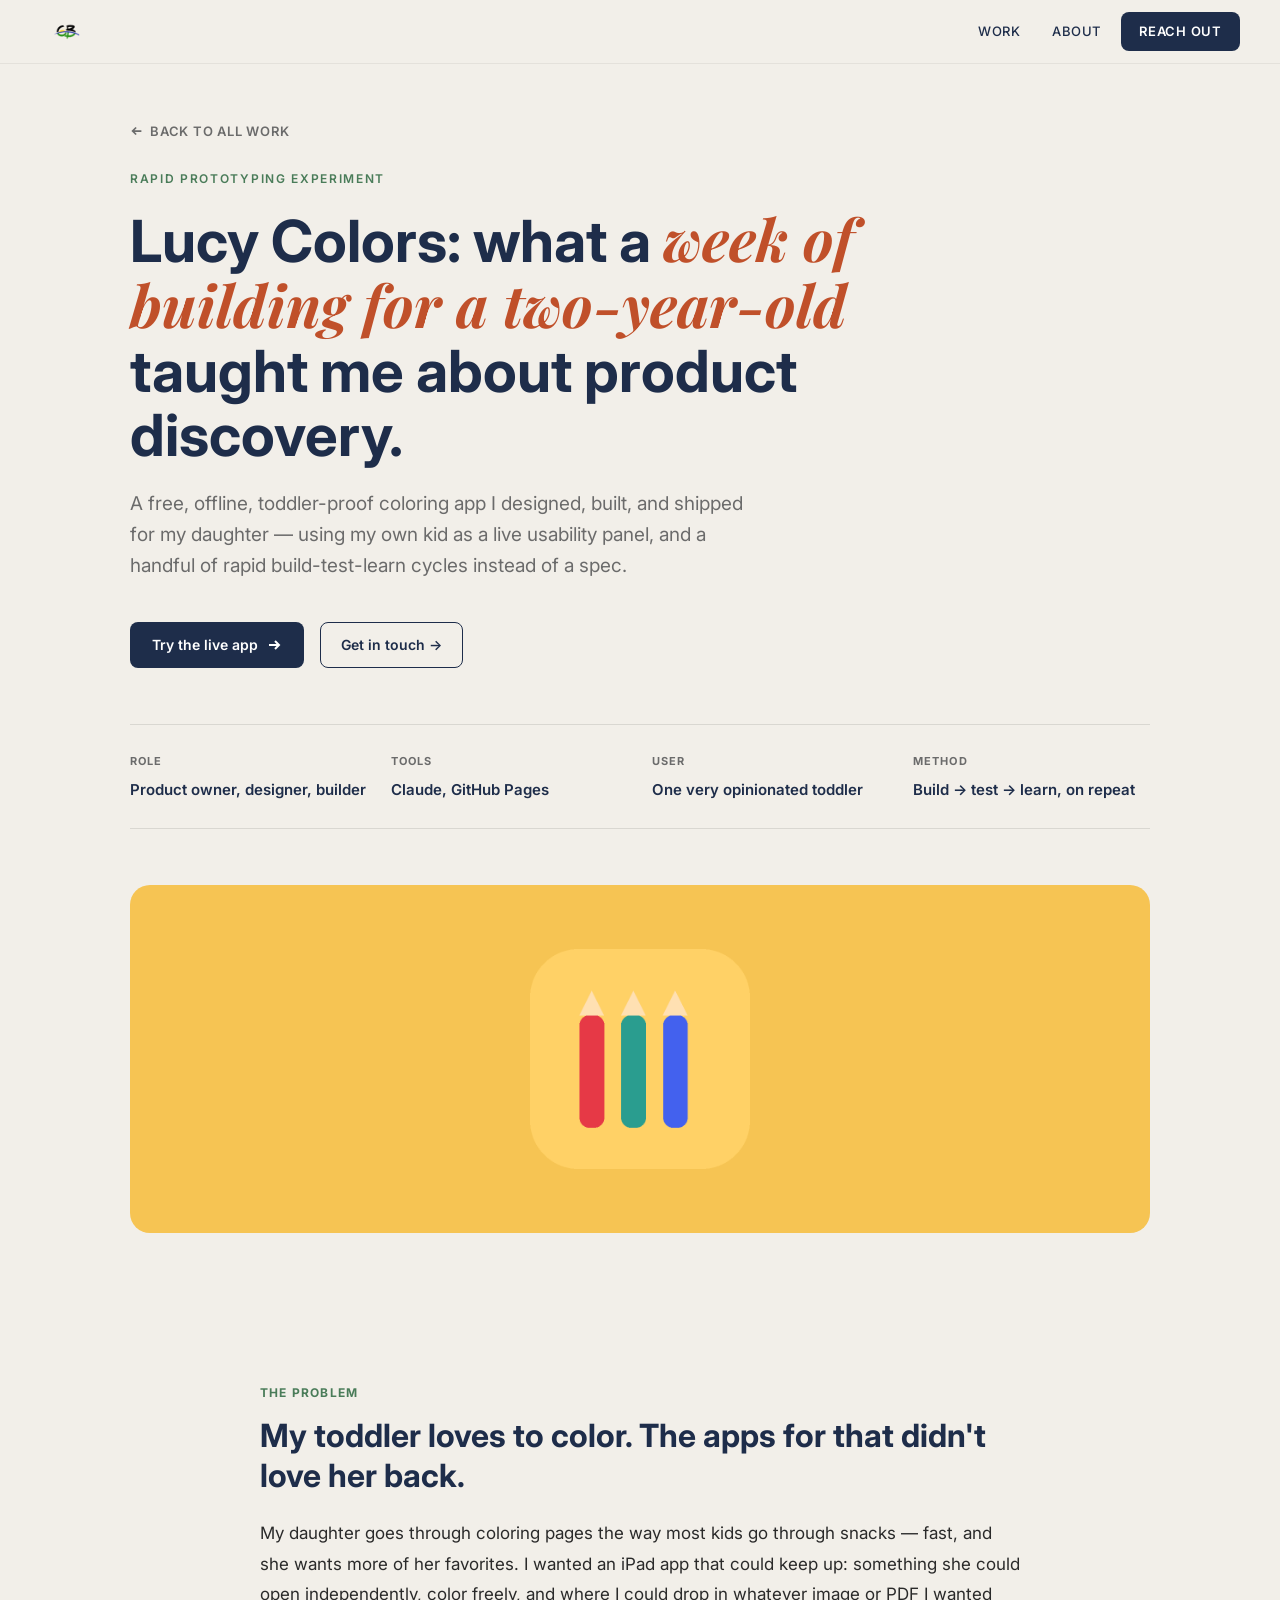
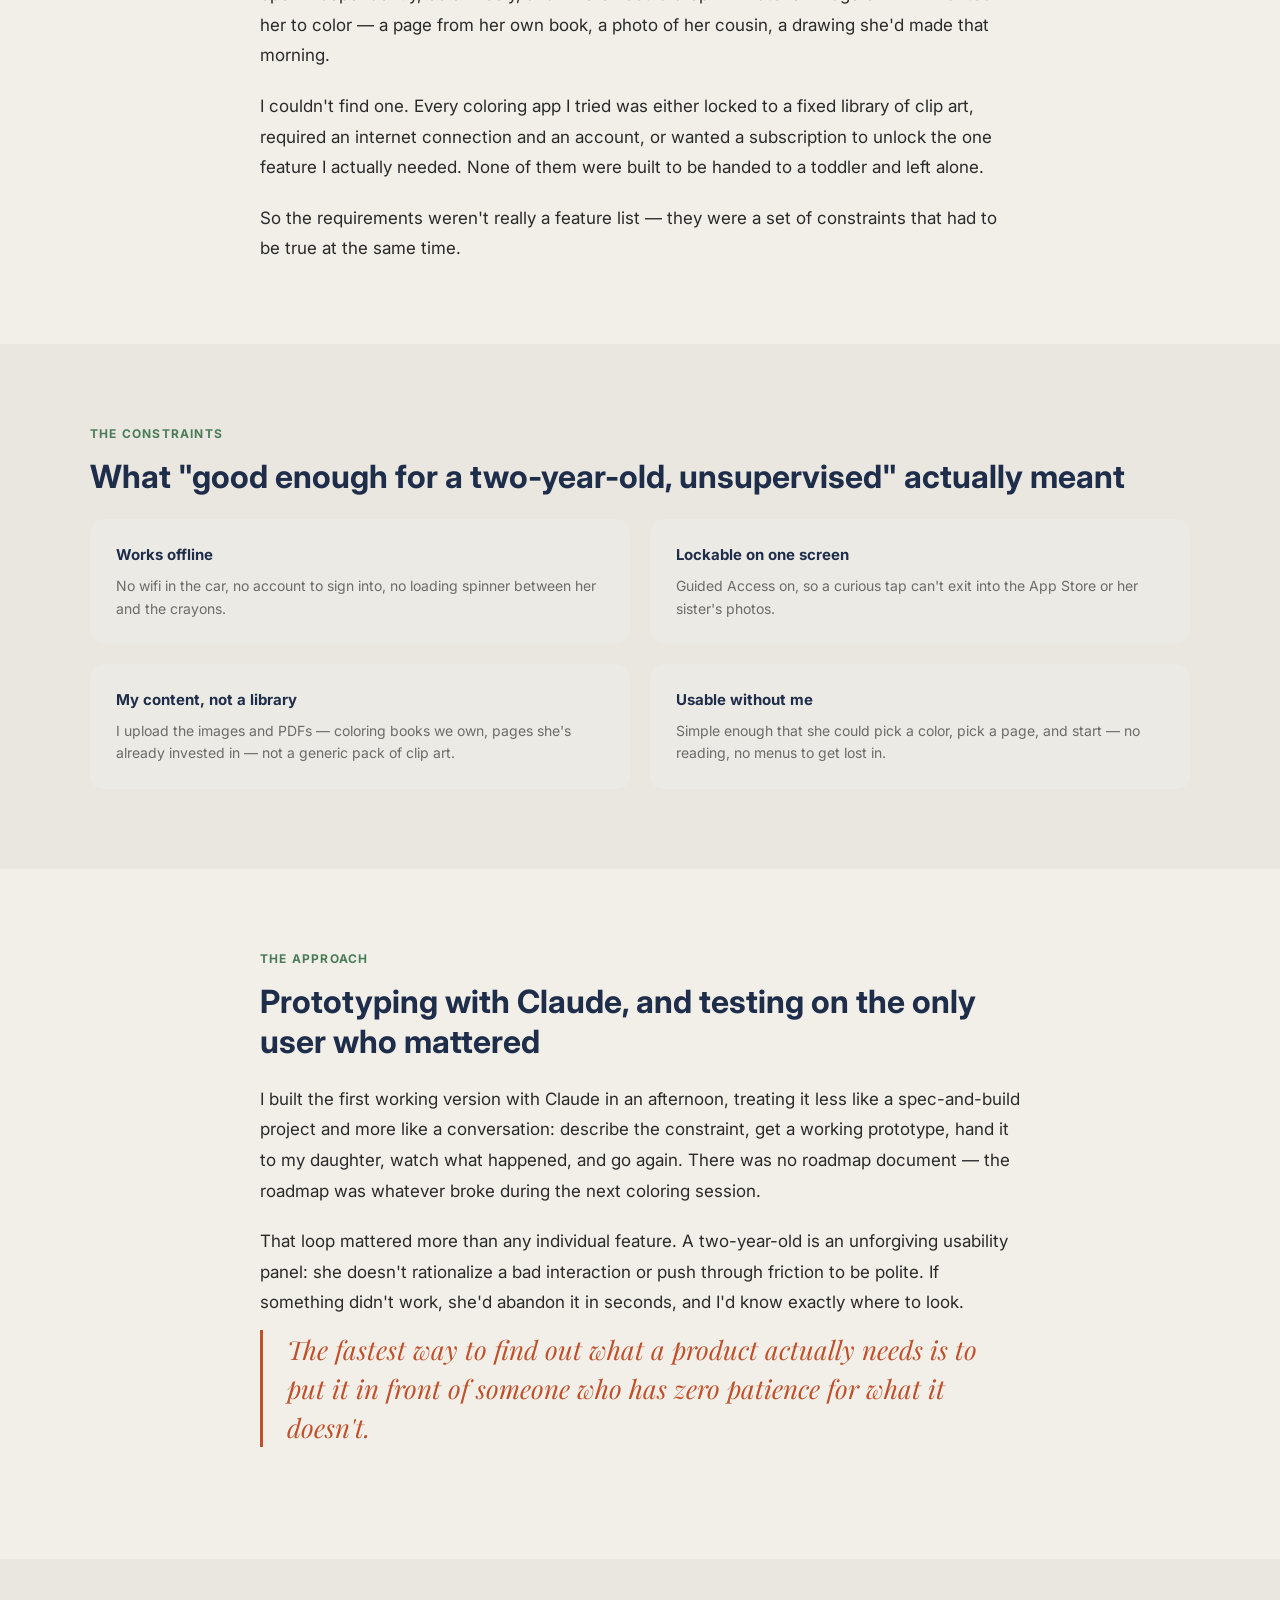
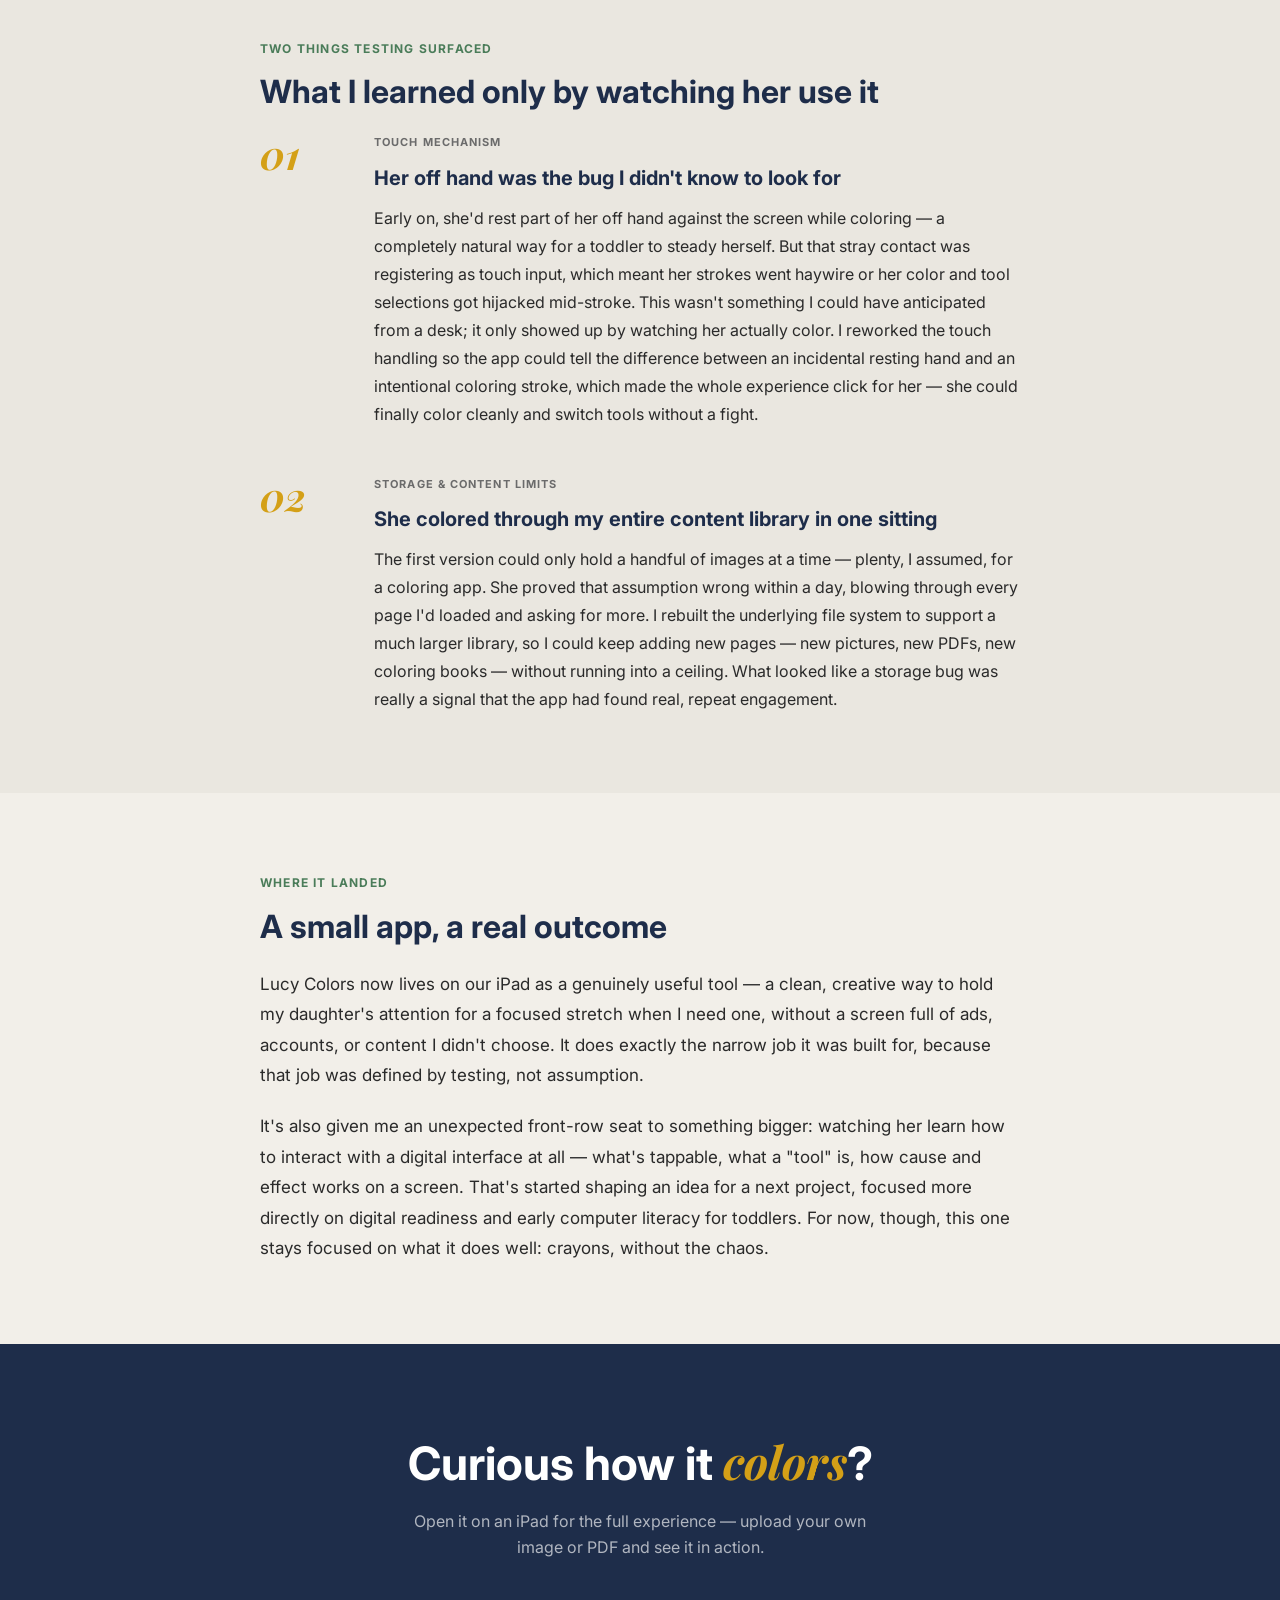
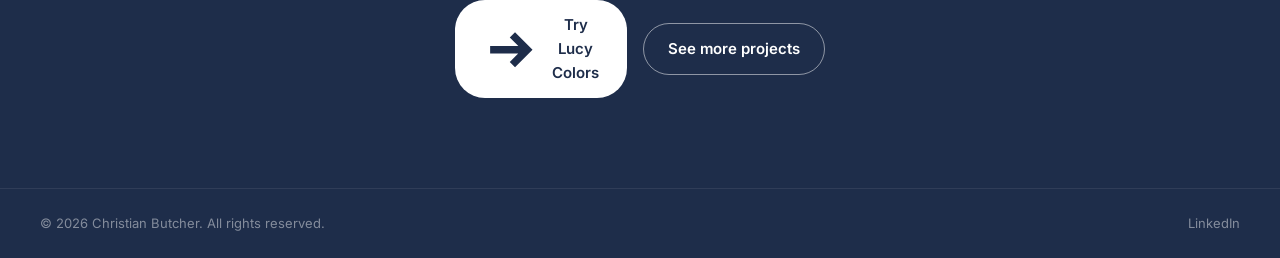
<file: lucy-colors.html>
<!DOCTYPE html>
<html lang="en">
<head>
  <meta charset="UTF-8" />
  <meta name="viewport" content="width=device-width, initial-scale=1.0" />
  <title>Lucy Colors — Christian Butcher</title>
  <meta name="description" content="Lucy Colors: a rapid prototyping experiment. An offline, toddler-proof coloring app built for my daughter, shaped by fast build-test-learn cycles." />
  <link rel="preconnect" href="https://fonts.googleapis.com">
  <link rel="preconnect" href="https://fonts.gstatic.com" crossorigin>
  <link href="https://fonts.googleapis.com/css2?family=Inter:wght@400;500;600;700&family=Playfair+Display:ital,wght@0,700;1,700&family=EB+Garamond:wght@400;500&display=swap" rel="stylesheet">

  <style>
    /* ============================================================
       TOKENS — matches index.html
    ============================================================ */
    :root {
      --color-bg:        #F2EFE9;
      --color-navy:      #1E2D4A;
      --color-rust:      #C0502A;
      --color-gold:      #D4A017;
      --color-green:     #4A7C59;
      --color-text:      #2A2A2A;
      --color-muted:     #6B6B6B;
      --color-card-bg:   #ECEAE4;
      --color-card-bg2:  #F5F3EE;

      --font-body:       'Inter', sans-serif;
      --font-display:    'Playfair Display', serif;

      --max-width:       1100px;
      --nav-height:      64px;
    }

    *, *::before, *::after { box-sizing: border-box; margin: 0; padding: 0; }
    html { scroll-behavior: smooth; }
    body {
      font-family: var(--font-body);
      background: var(--color-bg);
      color: var(--color-text);
      line-height: 1.6;
    }
    a { color: inherit; text-decoration: none; }
    img { display: block; max-width: 100%; }

    /* NAV */
    nav {
      position: fixed;
      top: 0; left: 0; right: 0;
      height: var(--nav-height);
      background: var(--color-bg);
      display: flex;
      align-items: center;
      justify-content: space-between;
      padding: 0 40px;
      z-index: 100;
      border-bottom: 1px solid rgba(0,0,0,0.06);
    }
    .nav-logo img { height: 40px; width: auto; }
    .nav-links { display: flex; align-items: center; gap: 8px; }
    .nav-links a {
      font-size: 13px;
      font-weight: 500;
      letter-spacing: 0.04em;
      text-transform: uppercase;
      color: var(--color-navy);
      padding: 6px 12px;
      border-radius: 6px;
      transition: background 0.15s;
    }
    .nav-links a:hover { background: rgba(0,0,0,0.06); }
    .btn-reach-out {
      background: var(--color-navy);
      color: white !important;
      padding: 9px 18px !important;
      border-radius: 8px !important;
      font-size: 13px !important;
      font-weight: 600 !important;
      text-transform: uppercase !important;
      letter-spacing: 0.06em !important;
      transition: opacity 0.15s !important;
    }
    .btn-reach-out:hover { opacity: 0.85 !important; background: var(--color-navy) !important; }

    /* PROJECT HERO */
    .project-hero {
      padding: calc(var(--nav-height) + 56px) 40px 70px;
      max-width: var(--max-width);
      margin: 0 auto;
    }
    .back-link {
      display: inline-flex;
      align-items: center;
      gap: 6px;
      font-size: 13px;
      font-weight: 600;
      letter-spacing: 0.06em;
      text-transform: uppercase;
      color: var(--color-muted);
      margin-bottom: 28px;
      transition: color 0.15s;
    }
    .back-link:hover { color: var(--color-navy); }
    .back-link svg { width: 14px; height: 14px; }

    .project-eyebrow {
      font-size: 12px;
      font-weight: 600;
      letter-spacing: 0.14em;
      text-transform: uppercase;
      color: var(--color-green);
      margin-bottom: 18px;
    }

    .project-title {
      font-family: var(--font-body);
      font-weight: 700;
      font-size: clamp(36px, 5vw, 58px);
      line-height: 1.1;
      color: var(--color-navy);
      max-width: 820px;
      margin-bottom: 8px;
    }
    .project-title .accent-rust {
      font-family: var(--font-display);
      font-style: italic;
      font-weight: 700;
      color: var(--color-rust);
    }

    .project-dek {
      font-size: 19px;
      color: var(--color-muted);
      max-width: 640px;
      line-height: 1.65;
      margin-top: 20px;
      margin-bottom: 40px;
    }

    .project-hero-actions { display: flex; gap: 16px; flex-wrap: wrap; margin-bottom: 56px; }

    /* Meta strip */
    .meta-strip {
      display: grid;
      grid-template-columns: repeat(4, 1fr);
      gap: 24px;
      border-top: 1px solid rgba(0,0,0,0.1);
      border-bottom: 1px solid rgba(0,0,0,0.1);
      padding: 28px 0;
      margin-bottom: 0;
    }
    .meta-item .meta-label {
      font-size: 11px;
      font-weight: 700;
      letter-spacing: 0.1em;
      text-transform: uppercase;
      color: var(--color-muted);
      margin-bottom: 8px;
    }
    .meta-item .meta-value {
      font-size: 15px;
      font-weight: 600;
      color: var(--color-navy);
      line-height: 1.4;
    }

    /* Hero image */
    .project-hero-image {
      margin-top: 56px;
      border-radius: 20px;
      overflow: hidden;
      background: #F6C453;
      display: flex;
      align-items: center;
      justify-content: center;
      padding: 64px;
    }
    .project-hero-image img { width: 220px; height: 220px; }

    /* SECTIONS */
    .p-section { padding: 80px 40px; }
    .p-container { max-width: 760px; margin: 0 auto; }
    .p-container.wide { max-width: var(--max-width); }

    .p-eyebrow {
      font-size: 12px;
      font-weight: 700;
      letter-spacing: 0.1em;
      text-transform: uppercase;
      color: var(--color-green);
      margin-bottom: 14px;
    }
    .p-heading {
      font-family: var(--font-body);
      font-weight: 700;
      font-size: clamp(24px, 2.6vw, 32px);
      color: var(--color-navy);
      margin-bottom: 22px;
      line-height: 1.25;
    }
    .p-body p {
      font-size: 17px;
      color: var(--color-text);
      line-height: 1.8;
      margin-bottom: 20px;
    }
    .p-body p:last-child { margin-bottom: 0; }

    .pull-quote {
      font-family: var(--font-display);
      font-style: italic;
      font-size: clamp(20px, 2.4vw, 26px);
      color: var(--color-rust);
      line-height: 1.5;
      border-left: 3px solid var(--color-rust);
      padding-left: 24px;
      margin: 12px 0 32px;
    }

    /* Requirements grid */
    .req-grid {
      display: grid;
      grid-template-columns: repeat(2, 1fr);
      gap: 20px;
    }
    .req-card {
      background: var(--color-card-bg);
      border-radius: 14px;
      padding: 24px 26px;
    }
    .req-card .req-title {
      font-size: 15px;
      font-weight: 700;
      color: var(--color-navy);
      margin-bottom: 8px;
    }
    .req-card .req-desc {
      font-size: 14px;
      color: var(--color-muted);
      line-height: 1.6;
    }

    /* Iteration cards (alternating) */
    .iteration {
      display: grid;
      grid-template-columns: 90px 1fr;
      gap: 24px;
      margin-bottom: 48px;
    }
    .iteration:last-child { margin-bottom: 0; }
    .iteration-num {
      font-family: var(--font-display);
      font-style: italic;
      font-weight: 700;
      font-size: 40px;
      color: var(--color-gold);
      line-height: 1;
    }
    .iteration-body .iteration-label {
      font-size: 11px;
      font-weight: 700;
      letter-spacing: 0.1em;
      text-transform: uppercase;
      color: var(--color-muted);
      margin-bottom: 10px;
    }
    .iteration-body h3 {
      font-size: 20px;
      font-weight: 700;
      color: var(--color-navy);
      margin-bottom: 10px;
    }
    .iteration-body p {
      font-size: 16px;
      color: var(--color-text);
      line-height: 1.75;
    }

    .section-alt { background: #EAE7E0; }

    /* CTA */
    .cta-section {
      background: var(--color-navy);
      padding: 90px 40px;
      text-align: center;
    }
    .cta-headline {
      font-family: var(--font-body);
      font-weight: 700;
      font-size: clamp(28px, 3.6vw, 46px);
      color: white;
      line-height: 1.2;
      margin-bottom: 18px;
    }
    .cta-headline .accent-gold {
      font-family: var(--font-display);
      font-style: italic;
      color: var(--color-gold);
    }
    .cta-sub {
      font-size: 16px;
      color: rgba(255,255,255,0.65);
      max-width: 480px;
      margin: 0 auto 40px;
      line-height: 1.6;
    }
    .cta-actions { display: flex; align-items: center; justify-content: center; gap: 16px; flex-wrap: wrap; }
    .btn-cta {
      display: inline-flex;
      align-items: center;
      gap: 10px;
      background: white;
      color: var(--color-navy);
      font-size: 15px;
      font-weight: 600;
      padding: 13px 24px;
      border-radius: 30px;
      transition: opacity 0.15s;
    }
    .btn-cta:hover { opacity: 0.88; }
    .btn-cta-outline {
      display: inline-flex;
      align-items: center;
      gap: 10px;
      background: transparent;
      border: 1.5px solid rgba(255,255,255,0.5);
      color: white;
      font-size: 15px;
      font-weight: 600;
      padding: 13px 24px;
      border-radius: 30px;
      transition: background 0.15s, border-color 0.15s;
    }
    .btn-cta-outline:hover { background: rgba(255,255,255,0.1); border-color: white; }

    .btn-primary {
      display: inline-flex;
      align-items: center;
      gap: 8px;
      background: var(--color-navy);
      color: white;
      font-size: 14px;
      font-weight: 600;
      padding: 12px 22px;
      border-radius: 8px;
      transition: opacity 0.15s;
    }
    .btn-primary:hover { opacity: 0.82; }
    .btn-primary svg { width: 16px; height: 16px; }

    .btn-secondary {
      display: inline-flex;
      align-items: center;
      gap: 8px;
      background: transparent;
      color: var(--color-navy);
      font-size: 14px;
      font-weight: 600;
      padding: 11px 20px;
      border-radius: 8px;
      border: 1.5px solid var(--color-navy);
      transition: background 0.15s, color 0.15s;
    }
    .btn-secondary:hover { background: var(--color-navy); color: white; }

    /* FOOTER */
    footer {
      background: var(--color-navy);
      border-top: 1px solid rgba(255,255,255,0.08);
      padding: 24px 40px;
      display: flex;
      align-items: center;
      justify-content: space-between;
    }
    .footer-copy { font-size: 13px; color: rgba(255,255,255,0.45); }
    .footer-links { display: flex; gap: 24px; }
    .footer-links a { font-size: 13px; color: rgba(255,255,255,0.45); transition: color 0.15s; }
    .footer-links a:hover { color: white; }

    /* RESPONSIVE */
    @media (max-width: 768px) {
      nav { padding: 0 20px; }
      .project-hero { padding: calc(var(--nav-height) + 36px) 20px 50px; }
      .p-section { padding: 56px 20px; }
      .meta-strip { grid-template-columns: repeat(2, 1fr); }
      .req-grid { grid-template-columns: 1fr; }
      .iteration { grid-template-columns: 1fr; gap: 8px; }
      .project-hero-image { padding: 40px; }
      .project-hero-image img { width: 140px; height: 140px; }
      footer { padding: 20px; flex-direction: column; gap: 12px; text-align: center; }
      .nav-links a:not(.btn-reach-out) { display: none; }
    }
    @media (prefers-reduced-motion: reduce) { * { transition: none !important; } }
  </style>
</head>
<body>

  <!-- NAV -->
  <nav>
    <a href="index.html" class="nav-logo">
      <img src="assets/CB_Logo_(1)_1778781521551-DI4tMfjY.png" alt="CB" />
    </a>
    <div class="nav-links">
      <a href="index.html#work">Work</a>
      <a href="index.html#about">About</a>
      <a href="index.html#contact" class="btn-reach-out">Reach Out</a>
    </div>
  </nav>

  <!-- HERO -->
  <section class="project-hero">
    <a href="index.html#work" class="back-link">
      <svg viewBox="0 0 16 16" fill="none" stroke="currentColor" stroke-width="2"><path d="M13 8H3M7 4L3 8l4 4"/></svg>
      Back to all work
    </a>

    <p class="project-eyebrow">Rapid Prototyping Experiment</p>
    <h1 class="project-title">Lucy Colors: what a <span class="accent-rust">week of building for a two-year-old</span> taught me about product discovery.</h1>
    <p class="project-dek">A free, offline, toddler-proof coloring app I designed, built, and shipped for my daughter — using my own kid as a live usability panel, and a handful of rapid build-test-learn cycles instead of a spec.</p>

    <div class="project-hero-actions">
      <a href="https://christianbutcher.com/little-colors/" target="_blank" rel="noopener" class="btn-primary">
        Try the live app
        <svg viewBox="0 0 16 16" fill="none" stroke="currentColor" stroke-width="2"><path d="M3 8h10M9 4l4 4-4 4"/></svg>
      </a>
      <a href="index.html#contact" class="btn-secondary">Get in touch →</a>
    </div>

    <div class="meta-strip">
      <div class="meta-item">
        <div class="meta-label">Role</div>
        <div class="meta-value">Product owner, designer, builder</div>
      </div>
      <div class="meta-item">
        <div class="meta-label">Tools</div>
        <div class="meta-value">Claude, GitHub Pages</div>
      </div>
      <div class="meta-item">
        <div class="meta-label">User</div>
        <div class="meta-value">One very opinionated toddler</div>
      </div>
      <div class="meta-item">
        <div class="meta-label">Method</div>
        <div class="meta-value">Build → test → learn, on repeat</div>
      </div>
    </div>

    <div class="project-hero-image">
      <img src="images/lucy-colors-icon.png" alt="Lucy Colors app icon" />
    </div>
  </section>

  <!-- THE PROBLEM -->
  <section class="p-section">
    <div class="p-container">
      <p class="p-eyebrow">The Problem</p>
      <h2 class="p-heading">My toddler loves to color. The apps for that didn't love her back.</h2>
      <div class="p-body">
        <p>My daughter goes through coloring pages the way most kids go through snacks — fast, and she wants more of her favorites. I wanted an iPad app that could keep up: something she could open independently, color freely, and where I could drop in whatever image or PDF I wanted her to color — a page from her own book, a photo of her cousin, a drawing she'd made that morning.</p>
        <p>I couldn't find one. Every coloring app I tried was either locked to a fixed library of clip art, required an internet connection and an account, or wanted a subscription to unlock the one feature I actually needed. None of them were built to be handed to a toddler and left alone.</p>
        <p>So the requirements weren't really a feature list — they were a set of constraints that had to be true at the same time.</p>
      </div>
    </div>
  </section>

  <!-- REQUIREMENTS -->
  <section class="p-section section-alt">
    <div class="p-container wide">
      <p class="p-eyebrow">The Constraints</p>
      <h2 class="p-heading">What "good enough for a two-year-old, unsupervised" actually meant</h2>
      <div class="req-grid">
        <div class="req-card">
          <div class="req-title">Works offline</div>
          <div class="req-desc">No wifi in the car, no account to sign into, no loading spinner between her and the crayons.</div>
        </div>
        <div class="req-card">
          <div class="req-title">Lockable on one screen</div>
          <div class="req-desc">Guided Access on, so a curious tap can't exit into the App Store or her sister's photos.</div>
        </div>
        <div class="req-card">
          <div class="req-title">My content, not a library</div>
          <div class="req-desc">I upload the images and PDFs — coloring books we own, pages she's already invested in — not a generic pack of clip art.</div>
        </div>
        <div class="req-card">
          <div class="req-title">Usable without me</div>
          <div class="req-desc">Simple enough that she could pick a color, pick a page, and start — no reading, no menus to get lost in.</div>
        </div>
      </div>
    </div>
  </section>

  <!-- BUILDING -->
  <section class="p-section">
    <div class="p-container">
      <p class="p-eyebrow">The Approach</p>
      <h2 class="p-heading">Prototyping with Claude, and testing on the only user who mattered</h2>
      <div class="p-body">
        <p>I built the first working version with Claude in an afternoon, treating it less like a spec-and-build project and more like a conversation: describe the constraint, get a working prototype, hand it to my daughter, watch what happened, and go again. There was no roadmap document — the roadmap was whatever broke during the next coloring session.</p>
        <p>That loop mattered more than any individual feature. A two-year-old is an unforgiving usability panel: she doesn't rationalize a bad interaction or push through friction to be polite. If something didn't work, she'd abandon it in seconds, and I'd know exactly where to look.</p>
      </div>
      <p class="pull-quote">The fastest way to find out what a product actually needs is to put it in front of someone who has zero patience for what it doesn't.</p>
    </div>
  </section>

  <!-- ITERATIONS -->
  <section class="p-section section-alt">
    <div class="p-container">
      <p class="p-eyebrow">Two Things Testing Surfaced</p>
      <h2 class="p-heading">What I learned only by watching her use it</h2>

      <div class="iteration">
        <div class="iteration-num">01</div>
        <div class="iteration-body">
          <div class="iteration-label">Touch mechanism</div>
          <h3>Her off hand was the bug I didn't know to look for</h3>
          <p>Early on, she'd rest part of her off hand against the screen while coloring — a completely natural way for a toddler to steady herself. But that stray contact was registering as touch input, which meant her strokes went haywire or her color and tool selections got hijacked mid-stroke. This wasn't something I could have anticipated from a desk; it only showed up by watching her actually color. I reworked the touch handling so the app could tell the difference between an incidental resting hand and an intentional coloring stroke, which made the whole experience click for her — she could finally color cleanly and switch tools without a fight.</p>
        </div>
      </div>

      <div class="iteration">
        <div class="iteration-num">02</div>
        <div class="iteration-body">
          <div class="iteration-label">Storage & content limits</div>
          <h3>She colored through my entire content library in one sitting</h3>
          <p>The first version could only hold a handful of images at a time — plenty, I assumed, for a coloring app. She proved that assumption wrong within a day, blowing through every page I'd loaded and asking for more. I rebuilt the underlying file system to support a much larger library, so I could keep adding new pages — new pictures, new PDFs, new coloring books — without running into a ceiling. What looked like a storage bug was really a signal that the app had found real, repeat engagement.</p>
        </div>
      </div>
    </div>
  </section>

  <!-- OUTCOME -->
  <section class="p-section">
    <div class="p-container">
      <p class="p-eyebrow">Where It Landed</p>
      <h2 class="p-heading">A small app, a real outcome</h2>
      <div class="p-body">
        <p>Lucy Colors now lives on our iPad as a genuinely useful tool — a clean, creative way to hold my daughter's attention for a focused stretch when I need one, without a screen full of ads, accounts, or content I didn't choose. It does exactly the narrow job it was built for, because that job was defined by testing, not assumption.</p>
        <p>It's also given me an unexpected front-row seat to something bigger: watching her learn how to interact with a digital interface at all — what's tappable, what a "tool" is, how cause and effect works on a screen. That's started shaping an idea for a next project, focused more directly on digital readiness and early computer literacy for toddlers. For now, though, this one stays focused on what it does well: crayons, without the chaos.</p>
      </div>
    </div>
  </section>

  <!-- CTA -->
  <section class="cta-section">
    <h2 class="cta-headline">Curious how it <span class="accent-gold">colors</span>?</h2>
    <p class="cta-sub">Open it on an iPad for the full experience — upload your own image or PDF and see it in action.</p>
    <div class="cta-actions">
      <a href="https://christianbutcher.com/little-colors/" target="_blank" rel="noopener" class="btn-cta">
        <svg viewBox="0 0 16 16" fill="none" stroke="currentColor" stroke-width="2"><path d="M3 8h10M9 4l4 4-4 4"/></svg>
        Try Lucy Colors
      </a>
      <a href="index.html#work" class="btn-cta-outline">See more projects</a>
    </div>
  </section>

  <!-- FOOTER -->
  <footer>
    <p class="footer-copy">&copy; 2026 Christian Butcher. All rights reserved.</p>
    <div class="footer-links">
      <a href="https://www.linkedin.com/in/christianbutcher/" target="_blank" rel="noopener">LinkedIn</a>
    </div>
  </footer>

  <script>
    document.querySelectorAll('.footer-copy').forEach(el => {
      el.innerHTML = el.innerHTML.replace('2026', new Date().getFullYear());
    });
  </script>

</body>
</html>
</file>
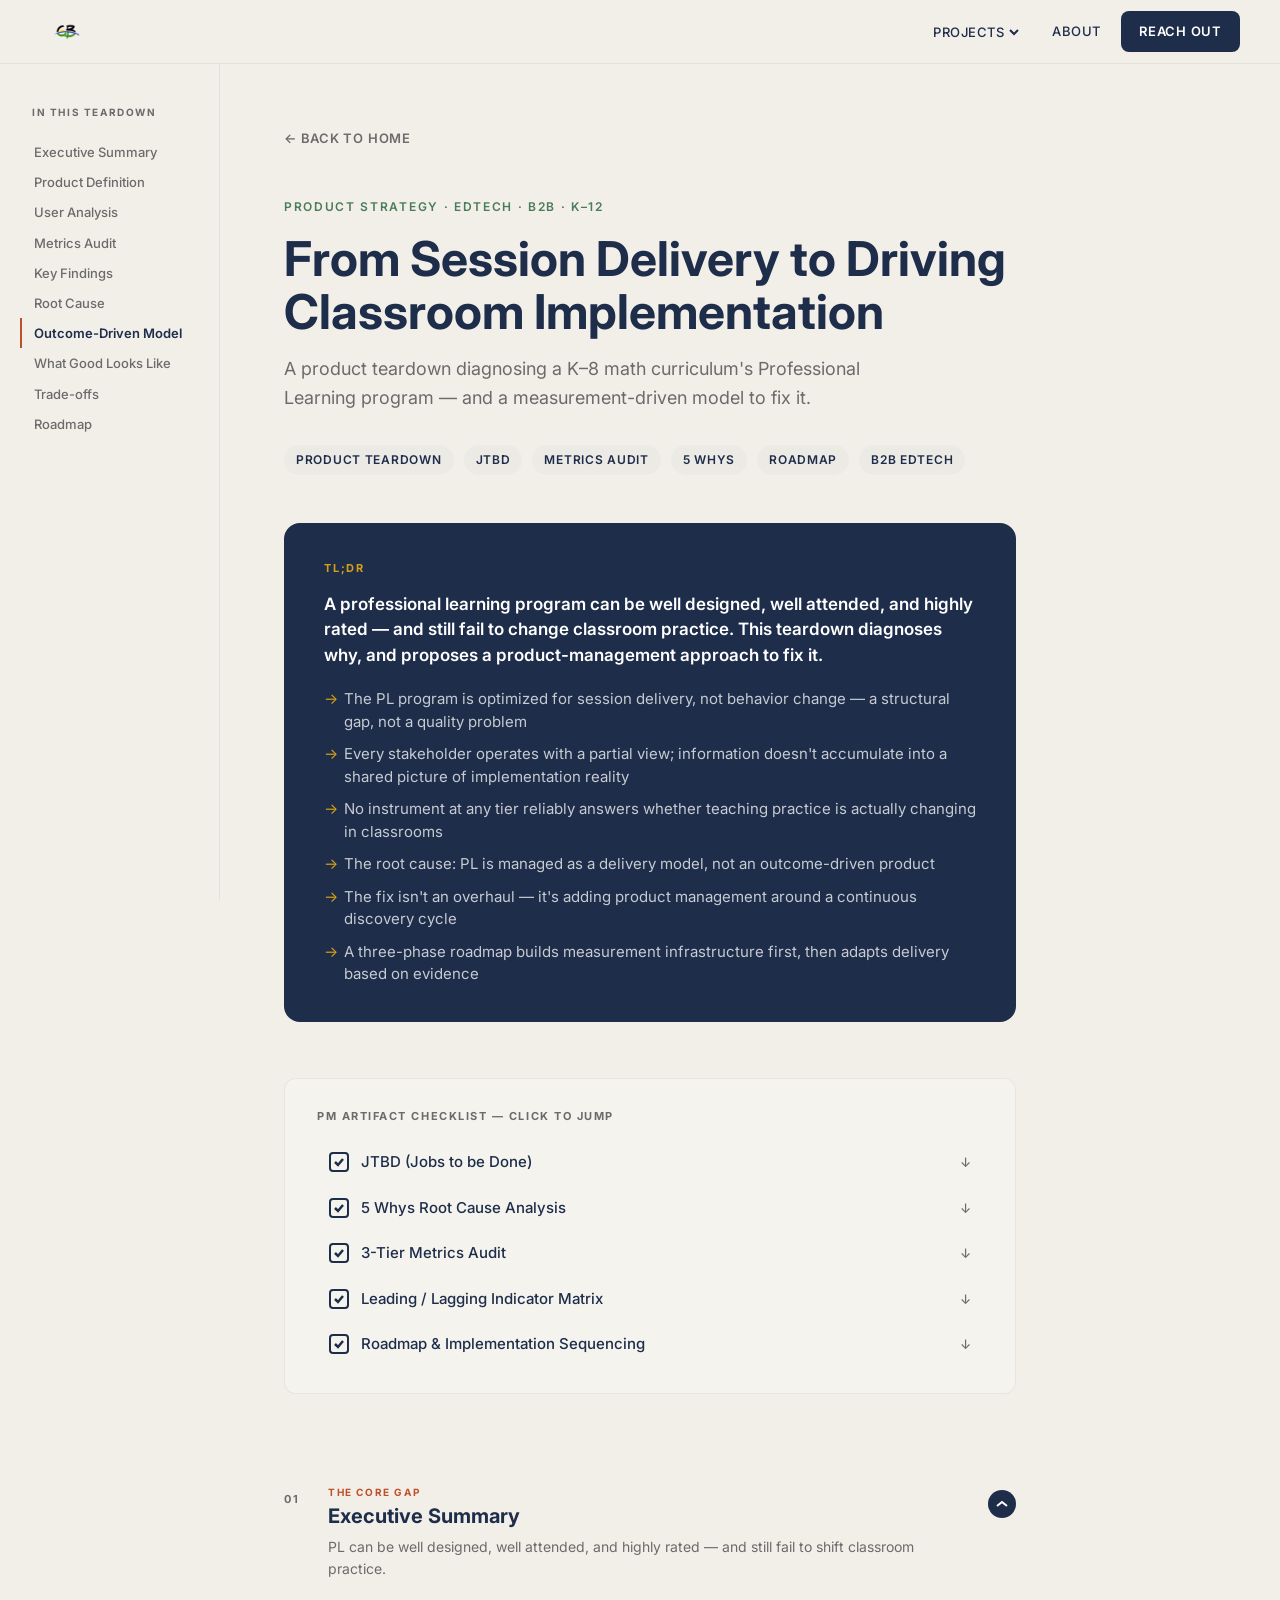
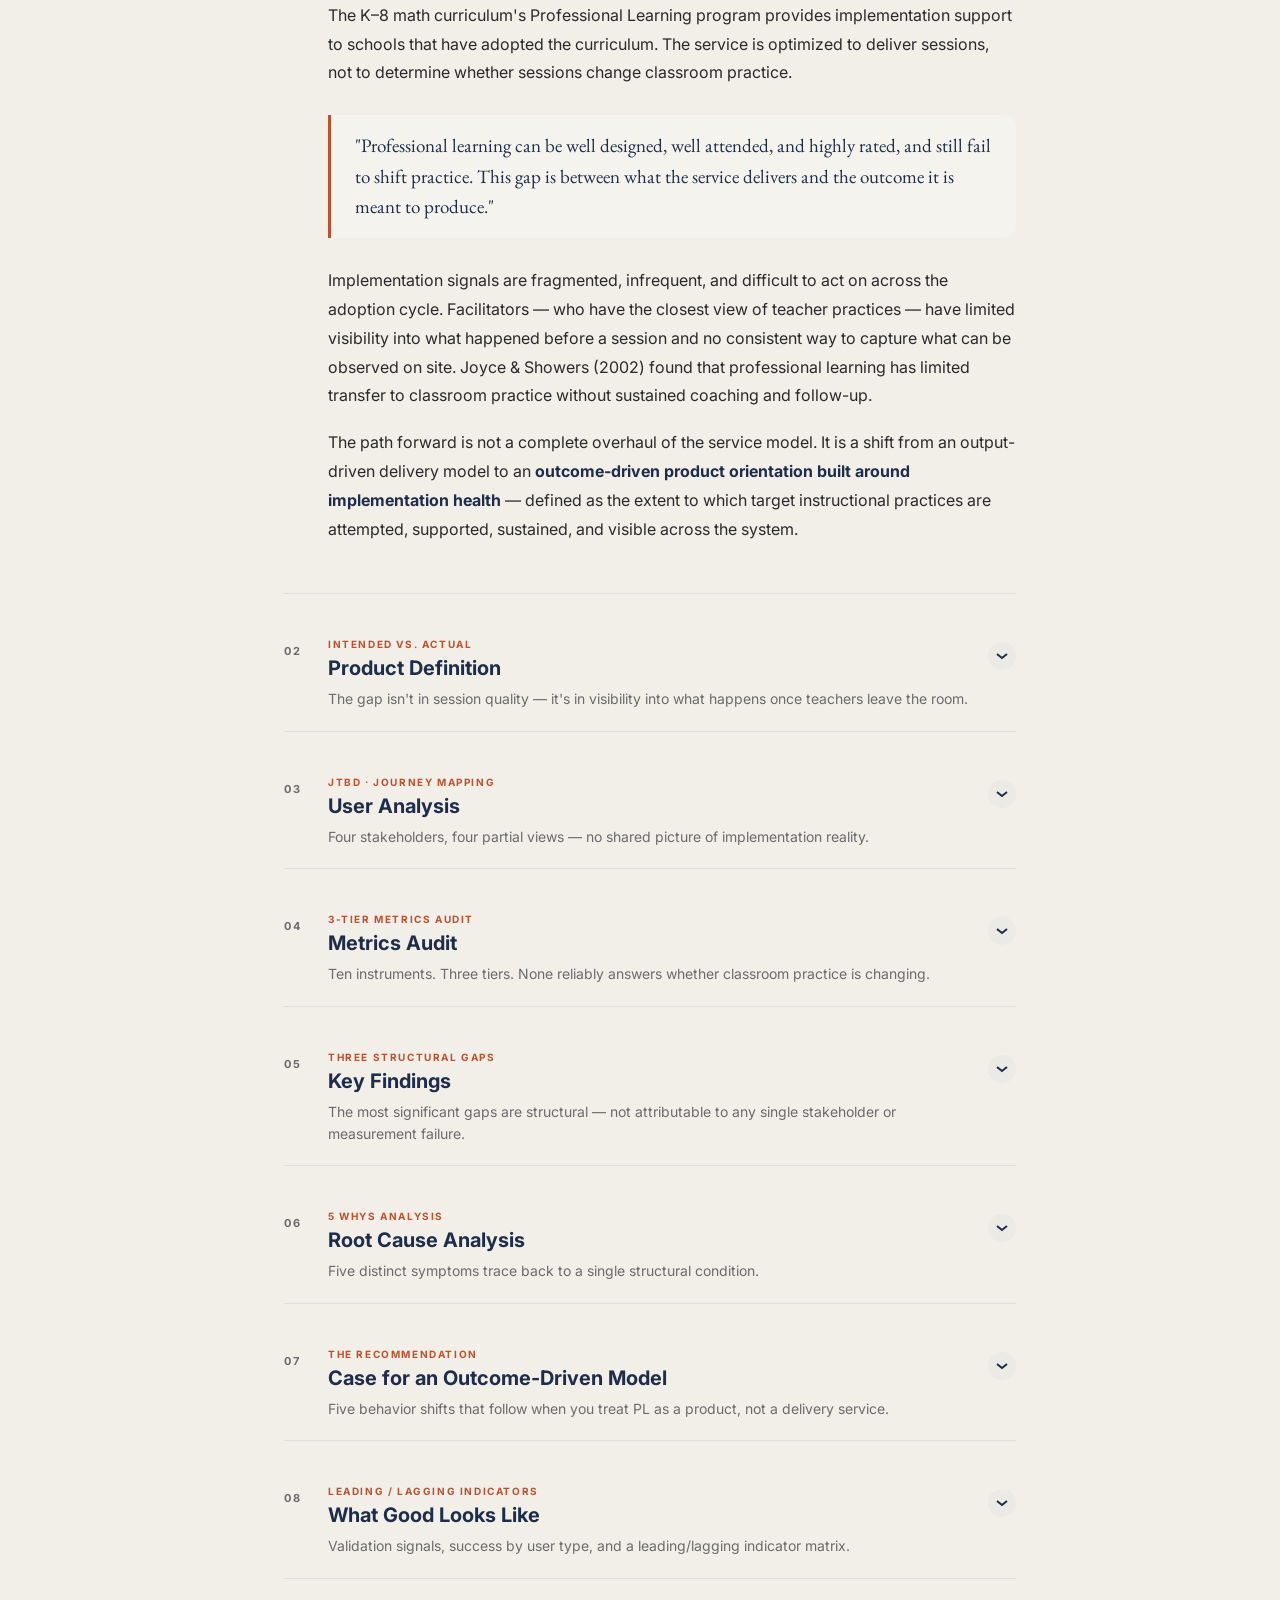
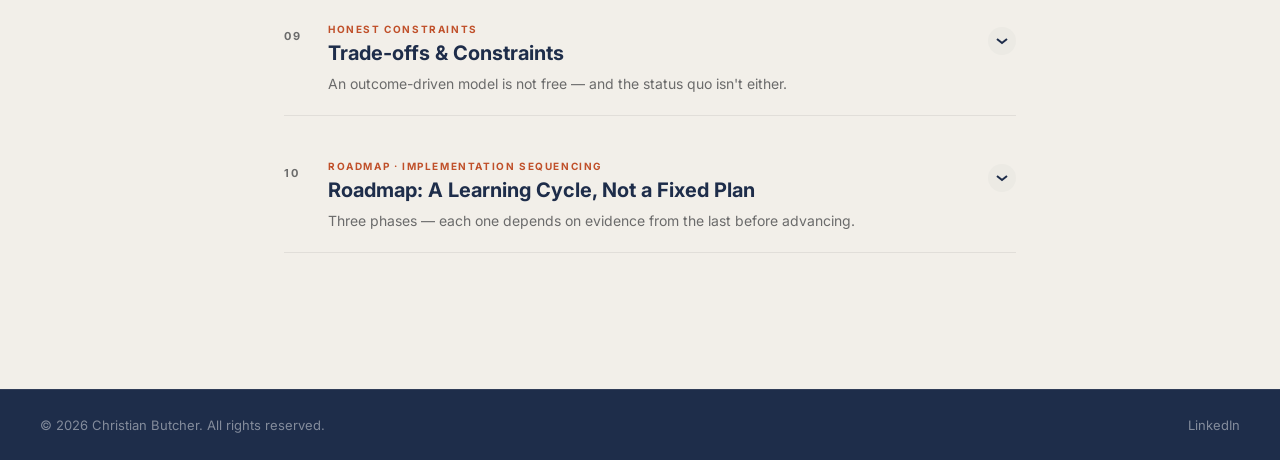
<file: math-pl-teardown.html>
<!DOCTYPE html>
<html lang="en">
<head>
  <meta charset="UTF-8" />
  <meta name="viewport" content="width=device-width, initial-scale=1.0" />
  <title>Math PL Teardown — Christian Butcher</title>
  <meta name="description" content="A product teardown of a K–8 math curriculum's Professional Learning program." />
  <link rel="preconnect" href="https://fonts.googleapis.com">
  <link rel="preconnect" href="https://fonts.gstatic.com" crossorigin>
  <link href="https://fonts.googleapis.com/css2?family=Inter:wght@400;500;600;700&family=Playfair+Display:ital,wght@0,700;1,700&family=EB+Garamond:wght@400;500&display=swap" rel="stylesheet">

  <style>
    :root {
      --color-bg:       #F2EFE9;
      --color-navy:     #1E2D4A;
      --color-rust:     #C0502A;
      --color-gold:     #D4A017;
      --color-green:    #4A7C59;
      --color-text:     #2A2A2A;
      --color-muted:    #6B6B6B;
      --color-card-bg:  #ECEAE4;
      --color-card-bg2: #F5F3EE;
      --font-body:      'Inter', sans-serif;
      --font-display:   'Playfair Display', serif;
      --font-garamond:  'EB Garamond', Georgia, serif;
      --nav-height:     64px;
      --side-nav-width: 220px;
    }

    *, *::before, *::after { box-sizing: border-box; margin: 0; padding: 0; }
    html { scroll-behavior: smooth; }
    body { font-family: var(--font-body); background: var(--color-bg); color: var(--color-text); line-height: 1.7; }
    a { color: inherit; text-decoration: none; }
    img, svg { display: block; max-width: 100%; }

    /* ============================================================ NAV */
    nav {
      position: fixed; top: 0; left: 0; right: 0;
      height: var(--nav-height);
      background: var(--color-bg);
      display: flex; align-items: center; justify-content: space-between;
      padding: 0 40px; z-index: 200;
      border-bottom: 1px solid rgba(0,0,0,0.06);
    }
    .nav-logo { font-weight: 700; font-size: 18px; color: var(--color-navy); }
    .nav-logo img { height: 40px; width: auto; }
    .nav-links { display: flex; align-items: center; gap: 8px; }
    .nav-links a {
      font-size: 13px; font-weight: 500; letter-spacing: 0.04em;
      text-transform: uppercase; color: var(--color-navy);
      padding: 6px 12px; border-radius: 6px; transition: background 0.15s;
    }
    .nav-links a:hover { background: rgba(0,0,0,0.06); }
    .nav-dropdown { position: relative; }
    .nav-dropdown-toggle {
      font-size: 13px; font-weight: 500; letter-spacing: 0.04em;
      text-transform: uppercase; color: var(--color-navy);
      padding: 6px 12px; border-radius: 6px;
      background: none; border: none; cursor: pointer;
      display: flex; align-items: center; gap: 4px;
      font-family: var(--font-body); transition: background 0.15s;
    }
    .nav-dropdown-toggle:hover, .nav-dropdown.open .nav-dropdown-toggle { background: rgba(0,0,0,0.06); }
    .nav-dropdown-toggle svg { width: 12px; height: 12px; transition: transform 0.2s; }
    .nav-dropdown.open .nav-dropdown-toggle svg { transform: rotate(180deg); }
    .nav-dropdown-menu {
      display: none; position: absolute; top: calc(100% + 8px); left: 0;
      background: white; border-radius: 10px;
      box-shadow: 0 4px 24px rgba(0,0,0,0.12);
      min-width: 220px; padding: 8px 0; z-index: 300;
    }
    .nav-dropdown.open .nav-dropdown-menu { display: block; }
    .nav-dropdown-menu a {
      display: block; padding: 10px 20px; font-size: 15px;
      font-weight: 400; text-transform: none; letter-spacing: 0;
      color: var(--color-navy); transition: background 0.12s;
    }
    .nav-dropdown-menu a:hover { background: #F5F3EE; }
    .nav-dropdown-menu a.active { font-weight: 600; color: var(--color-rust); }
    .btn-reach-out {
      background: var(--color-navy); color: white !important;
      padding: 9px 18px !important; border-radius: 8px !important;
      font-size: 13px !important; font-weight: 600 !important;
      text-transform: uppercase !important; letter-spacing: 0.06em !important;
      transition: opacity 0.15s !important;
    }
    .btn-reach-out:hover { opacity: 0.85 !important; }

    /* ============================================================ LAYOUT */
    .page-layout {
      display: flex;
      padding-top: var(--nav-height);
      min-height: 100vh;
    }

    /* ============================================================ SIDE NAV */
    .side-nav {
      position: sticky;
      top: var(--nav-height);
      height: calc(100vh - var(--nav-height));
      width: var(--side-nav-width);
      flex-shrink: 0;
      padding: 40px 0 40px 32px;
      overflow-y: auto;
      border-right: 1px solid rgba(0,0,0,0.06);
    }

    .side-nav-label {
      font-size: 10px; font-weight: 700; letter-spacing: 0.16em;
      text-transform: uppercase; color: var(--color-muted);
      margin-bottom: 16px;
    }

    .side-nav a {
      display: block;
      font-size: 13px; font-weight: 500;
      color: var(--color-muted);
      padding: 6px 0;
      border-left: 2px solid transparent;
      padding-left: 12px;
      margin-left: -12px;
      transition: color 0.15s, border-color 0.15s;
      line-height: 1.4;
    }
    .side-nav a:hover { color: var(--color-navy); }
    .side-nav a.active { color: var(--color-navy); font-weight: 600; border-left-color: var(--color-rust); }

    /* ============================================================ MAIN CONTENT */
    .main-content {
      flex: 1;
      min-width: 0;
      padding: 60px 64px 120px 64px;
      max-width: 860px;
    }

    /* ============================================================ BACK LINK */
    .back-link {
      display: inline-flex; align-items: center; gap: 6px;
      font-size: 13px; font-weight: 600; letter-spacing: 0.06em;
      text-transform: uppercase; color: var(--color-muted);
      margin-bottom: 48px; transition: color 0.15s;
    }
    .back-link:hover { color: var(--color-navy); }

    /* ============================================================ HERO */
    .project-label {
      font-size: 12px; font-weight: 600; letter-spacing: 0.14em;
      text-transform: uppercase; color: var(--color-green); margin-bottom: 16px;
    }
    .project-title {
      font-weight: 700; font-size: clamp(32px, 4vw, 48px);
      color: var(--color-navy); line-height: 1.1; margin-bottom: 16px;
    }
    .project-tagline {
      font-size: 18px; color: var(--color-muted);
      line-height: 1.6; max-width: 640px; margin-bottom: 32px;
    }
    .project-meta {
      display: flex; flex-wrap: wrap; gap: 10px; margin-bottom: 48px;
    }
    .meta-chip {
      font-size: 12px; font-weight: 600; letter-spacing: 0.06em;
      text-transform: uppercase; padding: 5px 12px;
      border-radius: 20px; background: var(--color-card-bg);
      color: var(--color-navy);
    }

    /* ============================================================ TLDR */
    .tldr {
      background: var(--color-navy); border-radius: 16px;
      padding: 36px 40px; margin-bottom: 56px;
    }
    .tldr-label {
      font-size: 11px; font-weight: 700; letter-spacing: 0.16em;
      text-transform: uppercase; color: var(--color-gold); margin-bottom: 14px;
    }
    .tldr-headline {
      font-size: 17px; font-weight: 600; color: white;
      line-height: 1.5; margin-bottom: 20px;
    }
    .tldr-points { list-style: none; display: flex; flex-direction: column; gap: 10px; }
    .tldr-points li {
      font-size: 15px; color: rgba(255,255,255,0.75);
      padding-left: 20px; position: relative; line-height: 1.5;
    }
    .tldr-points li::before { content: '→'; position: absolute; left: 0; color: var(--color-gold); }

    /* ============================================================ CHECKLIST / JUMP NAV */
    .checklist-nav {
      background: var(--color-card-bg2);
      border-radius: 12px; padding: 28px 32px;
      margin-bottom: 64px;
      border: 1px solid rgba(0,0,0,0.06);
    }
    .checklist-nav-label {
      font-size: 11px; font-weight: 700; letter-spacing: 0.14em;
      text-transform: uppercase; color: var(--color-muted); margin-bottom: 16px;
    }
    .checklist-nav ul { list-style: none; display: flex; flex-direction: column; gap: 4px; }
    .checklist-nav li a {
      display: flex; align-items: center; gap: 12px;
      font-size: 15px; color: var(--color-navy); font-weight: 500;
      padding: 8px 12px; border-radius: 8px;
      transition: background 0.12s, color 0.12s;
    }
    .checklist-nav li a:hover { background: rgba(0,0,0,0.05); }
    .checklist-nav li a .check-box {
      width: 20px; height: 20px; border-radius: 4px;
      border: 2px solid var(--color-navy);
      flex-shrink: 0; display: flex; align-items: center; justify-content: center;
    }
    .checklist-nav li a .check-box svg { width: 12px; height: 12px; color: var(--color-navy); }
    .checklist-nav li a .check-label { flex: 1; }
    .checklist-nav li a .check-arrow { font-size: 13px; color: var(--color-muted); }

    /* ============================================================ SECTIONS */
    .case-section {
      margin-bottom: 16px;
      border-bottom: 1px solid rgba(0,0,0,0.07);
    }

    .section-trigger {
      width: 100%; background: none; border: none; cursor: pointer;
      text-align: left; padding: 28px 0 20px;
      display: flex; align-items: flex-start; gap: 16px;
      font-family: var(--font-body);
    }
    .section-trigger:hover .section-trigger-title { color: var(--color-rust); }

    .section-number {
      font-size: 11px; font-weight: 700; letter-spacing: 0.14em;
      text-transform: uppercase; color: var(--color-muted);
      padding-top: 6px; flex-shrink: 0; width: 28px;
    }

    .section-trigger-inner { flex: 1; }

    .so-what-tag {
      font-size: 10px; font-weight: 700; letter-spacing: 0.16em;
      text-transform: uppercase; color: var(--color-rust);
      margin-bottom: 6px; display: block;
    }

    .section-trigger-title {
      font-size: 20px; font-weight: 700; color: var(--color-navy);
      line-height: 1.2; margin-bottom: 8px;
      transition: color 0.15s;
    }

    .section-summary {
      font-size: 14px; color: var(--color-muted); line-height: 1.6;
    }

    .section-toggle {
      width: 28px; height: 28px; border-radius: 50%;
      background: var(--color-card-bg);
      display: flex; align-items: center; justify-content: center;
      flex-shrink: 0; margin-top: 4px;
      transition: background 0.15s, transform 0.2s;
    }
    .section-toggle svg { width: 14px; height: 14px; color: var(--color-navy); transition: transform 0.2s; }
    .case-section.open .section-toggle svg { transform: rotate(180deg); }
    .case-section.open .section-toggle { background: var(--color-navy); color: white; }
    .case-section.open .section-toggle svg { color: white; }

    .section-body {
      display: none;
      padding: 0 0 32px 44px;
    }
    .case-section.open .section-body { display: block; }

    /* ============================================================ BODY CONTENT */
    .section-body p {
      font-size: 16px; color: var(--color-text);
      line-height: 1.8; margin-bottom: 18px;
    }
    .section-body h3 {
      font-size: 17px; font-weight: 700; color: var(--color-navy);
      margin: 32px 0 12px;
    }
    .section-body strong { color: var(--color-navy); }

    /* Pull quote */
    .pull-quote {
      border-left: 3px solid var(--color-rust);
      padding: 16px 24px;
      margin: 28px 0;
      background: var(--color-card-bg2);
      border-radius: 0 12px 12px 0;
    }
    .pull-quote p {
      font-family: var(--font-garamond);
      font-size: 19px; color: var(--color-navy);
      line-height: 1.6; margin-bottom: 0 !important;
    }

    /* Stat cards */
    .stats-row {
      display: grid; grid-template-columns: repeat(3, 1fr);
      gap: 16px; margin: 28px 0;
    }
    .stat-card {
      background: var(--color-card-bg);
      border-radius: 12px; padding: 24px 20px; text-align: center;
    }
    .stat-number { font-size: 34px; font-weight: 700; color: var(--color-navy); line-height: 1; margin-bottom: 8px; }
    .stat-number.rust { color: var(--color-rust); }
    .stat-number.green { color: var(--color-green); }
    .stat-label { font-size: 13px; color: var(--color-muted); line-height: 1.4; }

    /* Table */
    .table-wrap { overflow-x: auto; margin: 24px 0; border-radius: 12px; border: 1px solid rgba(0,0,0,0.08); }
    table { width: 100%; border-collapse: collapse; font-size: 14px; }
    thead tr { background: var(--color-navy); color: white; }
    thead th { padding: 12px 16px; text-align: left; font-size: 12px; font-weight: 600; letter-spacing: 0.06em; text-transform: uppercase; }
    tbody tr { border-bottom: 1px solid rgba(0,0,0,0.06); }
    tbody tr:last-child { border-bottom: none; }
    tbody tr:nth-child(even) { background: var(--color-card-bg2); }
    tbody td { padding: 12px 16px; vertical-align: top; line-height: 1.5; color: var(--color-text); }
    tbody td:first-child { font-weight: 600; color: var(--color-navy); }
    .cannot { color: var(--color-rust); font-size: 13px; }

    /* Decision card */
    .decision-card {
      background: var(--color-card-bg2);
      border-left: 3px solid var(--color-navy);
      border-radius: 0 12px 12px 0;
      padding: 20px 24px; margin: 20px 0;
    }
    .decision-card .decision-label {
      font-size: 10px; font-weight: 700; letter-spacing: 0.14em;
      text-transform: uppercase; color: var(--color-rust); margin-bottom: 6px;
    }
    .decision-card h3 { margin-top: 0; margin-bottom: 10px; }
    .decision-card p { margin-bottom: 8px; font-size: 15px; }
    .decision-card p:last-child { margin-bottom: 0; }

    /* Diagram embed */
    .diagram-wrap {
      margin: 32px 0;
      border-radius: 16px;
      overflow: hidden;
      border: 1px solid rgba(0,0,0,0.08);
      background: white;
    }
    .diagram-wrap img {
      width: 100%; height: auto; display: block;
    }
    .diagram-caption {
      padding: 12px 20px;
      font-size: 13px; color: var(--color-muted); font-style: italic;
      background: var(--color-card-bg2);
    }

    /* JTBD table badge */
    .jtbd-type {
      display: inline-block;
      font-size: 10px; font-weight: 700; letter-spacing: 0.1em;
      text-transform: uppercase; padding: 3px 8px;
      border-radius: 4px; background: var(--color-card-bg);
      color: var(--color-navy); margin-right: 8px;
    }

    /* ============================================================ FOOTER */
    footer {
      background: var(--color-navy);
      border-top: 1px solid rgba(255,255,255,0.08);
      padding: 24px 40px;
      display: flex; align-items: center; justify-content: space-between;
    }
    .footer-copy { font-size: 13px; color: rgba(255,255,255,0.45); }
    .footer-links { display: flex; gap: 24px; }
    .footer-links a { font-size: 13px; color: rgba(255,255,255,0.45); transition: color 0.15s; }
    .footer-links a:hover { color: white; }

    /* ============================================================ RESPONSIVE */
    @media (max-width: 900px) {
      .side-nav { display: none; }
      .main-content { padding: 40px 24px 80px; }
      .stats-row { grid-template-columns: 1fr 1fr; }
      nav { padding: 0 20px; }
      .nav-links a:not(.btn-reach-out) { display: none; }
    }
  </style>
</head>
<body>

  <!-- NAV -->
  <nav>
    <a href="index.html" class="nav-logo">
      <img src="assets/CB_Logo_(1)_1778781521551-DI4tMfjY.png" alt="CB" onerror="this.outerHTML='<span style=\'font-weight:700;font-size:18px;color:#1E2D4A;\'>CB</span>'" />
    </a>
    <div class="nav-links">
      <div class="nav-dropdown" id="projectsDropdown">
        <button class="nav-dropdown-toggle" onclick="toggleDropdown()" aria-expanded="false">
          Projects
          <svg viewBox="0 0 12 12" fill="none" stroke="currentColor" stroke-width="2"><polyline points="2,4 6,8 10,4"/></svg>
        </button>
        <div class="nav-dropdown-menu">
          <a href="flipted.html">Flipt(ed)</a>
          <a href="#">Magic Food Truck</a>
          <a href="#">Neolithic</a>
          <a href="#">Finding Mino</a>
          <a href="#">Writing Samples</a>
          <a href="math-pl-teardown.html" class="active">Math PL Teardown</a>
        </div>
      </div>
      <a href="index.html#about">About</a>
      <a href="index.html#contact" class="btn-reach-out">Reach Out</a>
    </div>
  </nav>

  <div class="page-layout">

    <!-- SIDE NAV -->
    <aside class="side-nav" id="sideNav">
      <p class="side-nav-label">In this teardown</p>
      <a href="#exec-summary" data-section="exec-summary">Executive Summary</a>
      <a href="#product-definition" data-section="product-definition">Product Definition</a>
      <a href="#user-analysis" data-section="user-analysis">User Analysis</a>
      <a href="#metrics-audit" data-section="metrics-audit">Metrics Audit</a>
      <a href="#key-findings" data-section="key-findings">Key Findings</a>
      <a href="#root-cause" data-section="root-cause">Root Cause</a>
      <a href="#outcome-driven" data-section="outcome-driven">Outcome-Driven Model</a>
      <a href="#what-good-looks-like" data-section="what-good-looks-like">What Good Looks Like</a>
      <a href="#tradeoffs" data-section="tradeoffs">Trade-offs</a>
      <a href="#roadmap" data-section="roadmap">Roadmap</a>
    </aside>

    <!-- MAIN CONTENT -->
    <main class="main-content">

      <a href="index.html" class="back-link">← Back to Home</a>

      <!-- HERO -->
      <p class="project-label">Product Strategy · EdTech · B2B · K–12</p>
      <h1 class="project-title">From Session Delivery to Driving Classroom Implementation</h1>
      <p class="project-tagline">A product teardown diagnosing a K–8 math curriculum's Professional Learning program — and a measurement-driven model to fix it.</p>
      <div class="project-meta">
        <span class="meta-chip">Product Teardown</span>
        <span class="meta-chip">JTBD</span>
        <span class="meta-chip">Metrics Audit</span>
        <span class="meta-chip">5 Whys</span>
        <span class="meta-chip">Roadmap</span>
        <span class="meta-chip">B2B EdTech</span>
      </div>

      <!-- TL;DR -->
      <div class="tldr">
        <p class="tldr-label">TL;DR</p>
        <p class="tldr-headline">A professional learning program can be well designed, well attended, and highly rated — and still fail to change classroom practice. This teardown diagnoses why, and proposes a product-management approach to fix it.</p>
        <ul class="tldr-points">
          <li>The PL program is optimized for session delivery, not behavior change — a structural gap, not a quality problem</li>
          <li>Every stakeholder operates with a partial view; information doesn't accumulate into a shared picture of implementation reality</li>
          <li>No instrument at any tier reliably answers whether teaching practice is actually changing in classrooms</li>
          <li>The root cause: PL is managed as a delivery model, not an outcome-driven product</li>
          <li>The fix isn't an overhaul — it's adding product management around a continuous discovery cycle</li>
          <li>A three-phase roadmap builds measurement infrastructure first, then adapts delivery based on evidence</li>
        </ul>
      </div>

      <!-- ARTIFACT CHECKLIST / JUMP NAV -->
      <div class="checklist-nav">
        <p class="checklist-nav-label">PM Artifact Checklist — click to jump</p>
        <ul>
          <li><a href="#user-analysis">
            <span class="check-box"><svg viewBox="0 0 12 12" fill="none" stroke="currentColor" stroke-width="2.5"><polyline points="2,6 5,9 10,3"/></svg></span>
            <span class="check-label">JTBD (Jobs to be Done)</span>
            <span class="check-arrow">↓</span>
          </a></li>
          <li><a href="#root-cause">
            <span class="check-box"><svg viewBox="0 0 12 12" fill="none" stroke="currentColor" stroke-width="2.5"><polyline points="2,6 5,9 10,3"/></svg></span>
            <span class="check-label">5 Whys Root Cause Analysis</span>
            <span class="check-arrow">↓</span>
          </a></li>
          <li><a href="#metrics-audit">
            <span class="check-box"><svg viewBox="0 0 12 12" fill="none" stroke="currentColor" stroke-width="2.5"><polyline points="2,6 5,9 10,3"/></svg></span>
            <span class="check-label">3-Tier Metrics Audit</span>
            <span class="check-arrow">↓</span>
          </a></li>
          <li><a href="#what-good-looks-like">
            <span class="check-box"><svg viewBox="0 0 12 12" fill="none" stroke="currentColor" stroke-width="2.5"><polyline points="2,6 5,9 10,3"/></svg></span>
            <span class="check-label">Leading / Lagging Indicator Matrix</span>
            <span class="check-arrow">↓</span>
          </a></li>
          <li><a href="#roadmap">
            <span class="check-box"><svg viewBox="0 0 12 12" fill="none" stroke="currentColor" stroke-width="2.5"><polyline points="2,6 5,9 10,3"/></svg></span>
            <span class="check-label">Roadmap &amp; Implementation Sequencing</span>
            <span class="check-arrow">↓</span>
          </a></li>
        </ul>
      </div>

      <!-- ============================================================ SECTIONS -->

      <!-- 1. EXEC SUMMARY -->
      <div class="case-section open" id="exec-summary">
        <button class="section-trigger" onclick="toggleSection('exec-summary')">
          <span class="section-number">01</span>
          <div class="section-trigger-inner">
            <span class="so-what-tag">The Core Gap</span>
            <div class="section-trigger-title">Executive Summary</div>
            <div class="section-summary">PL can be well designed, well attended, and highly rated — and still fail to shift classroom practice.</div>
          </div>
          <div class="section-toggle"><svg viewBox="0 0 14 14" fill="none" stroke="currentColor" stroke-width="2"><polyline points="2,5 7,9 12,5"/></svg></div>
        </button>
        <div class="section-body">
          <p>The K–8 math curriculum's Professional Learning program provides implementation support to schools that have adopted the curriculum. The service is optimized to deliver sessions, not to determine whether sessions change classroom practice.</p>
          <div class="pull-quote">
            <p>"Professional learning can be well designed, well attended, and highly rated, and still fail to shift practice. This gap is between what the service delivers and the outcome it is meant to produce."</p>
          </div>
          <p>Implementation signals are fragmented, infrequent, and difficult to act on across the adoption cycle. Facilitators — who have the closest view of teacher practices — have limited visibility into what happened before a session and no consistent way to capture what can be observed on site. Joyce &amp; Showers (2002) found that professional learning has limited transfer to classroom practice without sustained coaching and follow-up.</p>
          <p>The path forward is not a complete overhaul of the service model. It is a shift from an output-driven delivery model to an <strong>outcome-driven product orientation built around implementation health</strong> — defined as the extent to which target instructional practices are attempted, supported, sustained, and visible across the system.</p>
        </div>
      </div>

      <!-- 2. PRODUCT DEFINITION -->
      <div class="case-section" id="product-definition">
        <button class="section-trigger" onclick="toggleSection('product-definition')">
          <span class="section-number">02</span>
          <div class="section-trigger-inner">
            <span class="so-what-tag">Intended vs. Actual</span>
            <div class="section-trigger-title">Product Definition</div>
            <div class="section-summary">The gap isn't in session quality — it's in visibility into what happens once teachers leave the room.</div>
          </div>
          <div class="section-toggle"><svg viewBox="0 0 14 14" fill="none" stroke="currentColor" stroke-width="2"><polyline points="2,5 7,9 12,5"/></svg></div>
        </button>
        <div class="section-body">
          <h3>What the Product Is</h3>
          <p>PL is a fee-based service delivered to K–8 districts adopting the core mathematics curriculum. Districts are the buyers; classroom teachers are the primary users. New adopters receive a structured sequence of facilitated sessions across three years, supplemented by on-demand digital courses.</p>
          <h3>Value Proposition: Intended vs. Actual</h3>
          <div class="decision-card">
            <p class="decision-label">Intended</p>
            <p>Move teachers from early adoption toward high-quality math instruction, achieving the curriculum's promise of improved student outcomes.</p>
          </div>
          <div class="decision-card">
            <p class="decision-label">Actual</p>
            <p>Deliver a sequence of professionally facilitated training sessions with content aligned to each implementation stage. Post-session surveys collect satisfaction data. Between sessions, districts manage implementation independently.</p>
          </div>
          <div class="pull-quote">
            <p>"The gap between Intended and Actual is not session quality — sessions are consistently well designed and delivered — but visibility into what happens once teachers leave the room."</p>
          </div>
        </div>
      </div>

      <!-- 3. USER ANALYSIS -->
      <div class="case-section" id="user-analysis">
        <button class="section-trigger" onclick="toggleSection('user-analysis')">
          <span class="section-number">03</span>
          <div class="section-trigger-inner">
            <span class="so-what-tag">JTBD · Journey Mapping</span>
            <div class="section-trigger-title">User Analysis</div>
            <div class="section-summary">Four stakeholders, four partial views — no shared picture of implementation reality.</div>
          </div>
          <div class="section-toggle"><svg viewBox="0 0 14 14" fill="none" stroke="currentColor" stroke-width="2"><polyline points="2,5 7,9 12,5"/></svg></div>
        </button>
        <div class="section-body">

          <h3>Classroom Teacher — Primary User</h3>
          <div class="table-wrap">
            <table>
              <thead><tr><th>Job Type</th><th>Job</th></tr></thead>
              <tbody>
                <tr><td><span class="jtbd-type">Functional</span></td><td>Implement the curriculum well enough that students engage and the classroom doesn't fall apart</td></tr>
                <tr><td><span class="jtbd-type">Emotional</span></td><td>Maintain professional competence and identity through a transition they did not choose</td></tr>
                <tr><td><span class="jtbd-type">Social</span></td><td>Be seen by their administrator, colleagues, and students as a capable, confident teacher</td></tr>
              </tbody>
            </table>
          </div>
          <p>Hall and Hord's Concerns-Based Adoption Model predicts that early adopters concentrate on self and task concerns. In early implementation, knowing what to do on Monday often matters more than understanding the underlying pedagogy. When the gap feels unmanageable, teachers often revert to familiar practices.</p>

          <h3>District Administrator — Buyer</h3>
          <div class="table-wrap">
            <table>
              <thead><tr><th>Job Type</th><th>Job</th></tr></thead>
              <tbody>
                <tr><td><span class="jtbd-type">Functional</span></td><td>Justify the PL investment to stakeholders and confirm adoption is on track</td></tr>
                <tr><td><span class="jtbd-type">Emotional</span></td><td>Avoid making a costly, visible instructional bet that doesn't pay off</td></tr>
                <tr><td><span class="jtbd-type">Social</span></td><td>Be seen as a leader who made a sound, evidence-based curriculum decision</td></tr>
              </tbody>
            </table>
          </div>

          <h3>PL Facilitator — Internal User</h3>
          <div class="table-wrap">
            <table>
              <thead><tr><th>Job Type</th><th>Job</th></tr></thead>
              <tbody>
                <tr><td><span class="jtbd-type">Functional</span></td><td>Deliver prepared session content and support teacher engagement</td></tr>
                <tr><td><span class="jtbd-type">Emotional</span></td><td>Feel equipped, credible, and effective in the room with teachers</td></tr>
              </tbody>
            </table>
          </div>
          <p>Facilitators typically arrive without detailed knowledge of what has been happening at the school site between sessions. Post-session notes are informal and not structured around specific aspects of implementation.</p>

          <h3>User Journey: The Implementation Lifecycle</h3>
          <div class="diagram-wrap">
            <img src="images/journey_map.svg" alt="User Journey: The Implementation Lifecycle" />
            <p class="diagram-caption">Each stage is connected operationally — but what's observed at one stage rarely shapes the next.</p>
          </div>

          <div class="pull-quote">
            <p>"Each stakeholder operates with a partial view, and information generated across the lifecycle does not accumulate into a shared picture of implementation reality. That is not a gap attributable to any individual — it is a structural property of how the service is organized."</p>
          </div>
        </div>
      </div>

      <!-- 4. METRICS AUDIT -->
      <div class="case-section" id="metrics-audit">
        <button class="section-trigger" onclick="toggleSection('metrics-audit')">
          <span class="section-number">04</span>
          <div class="section-trigger-inner">
            <span class="so-what-tag">3-Tier Metrics Audit</span>
            <div class="section-trigger-title">Metrics Audit</div>
            <div class="section-summary">Ten instruments. Three tiers. None reliably answers whether classroom practice is changing.</div>
          </div>
          <div class="section-toggle"><svg viewBox="0 0 14 14" fill="none" stroke="currentColor" stroke-width="2"><polyline points="2,5 7,9 12,5"/></svg></div>
        </button>
        <div class="section-body">
          <div class="diagram-wrap">
            <img src="images/metrics_coverage.svg" alt="Metrics Coverage: What Each Instrument Can and Cannot Tell Us" />
            <p class="diagram-caption">Ten instruments span three measurement tiers — but none reliably answers whether classroom practice is changing.</p>
          </div>

          <div class="table-wrap">
            <table>
              <thead><tr><th>Metric</th><th>Level</th><th>What it measures</th><th>What it cannot tell us</th></tr></thead>
              <tbody>
                <tr><td>Renewal rate</td><td>Business</td><td>Whether districts recontract</td><td class="cannot">Why — or whether implementation quality drove the decision</td></tr>
                <tr><td>Expansion PL purchase</td><td>Business</td><td>Whether districts bought additional services</td><td class="cannot">Whether demand reflects strong engagement or insufficient scoping</td></tr>
                <tr><td>PL purchased vs. delivered</td><td>Business</td><td>Whether contracted sessions were completed</td><td class="cannot">Whether delivered sessions produced any change in practice</td></tr>
                <tr><td>Post-session NPS</td><td>Product outcome</td><td>Whether teachers found a session worthwhile</td><td class="cannot">Whether anything changed in classroom practice — NPS measures perception, not behavior</td></tr>
                <tr><td>Self-reported implementation survey</td><td>Product outcome</td><td>Teachers' self-estimated implementation behaviors</td><td class="cannot">Whether self-reports reflect actual practice; twice-yearly cadence limits connection to PL delivery</td></tr>
                <tr><td>Facilitator notes</td><td>Product outcome</td><td>Facilitator observations of session engagement</td><td class="cannot">Comparable data — unstructured, not anchored to the framework, captures nothing between sessions</td></tr>
                <tr><td>Session attendance</td><td>Product traction</td><td>Whether teachers showed up</td><td class="cannot">Whether content transferred to classroom practice</td></tr>
                <tr><td>Feature usage</td><td>Product traction</td><td>Whether teachers engage with digital components</td><td class="cannot">Whether engagement produced any change in instructional behavior</td></tr>
              </tbody>
            </table>
          </div>

          <div class="pull-quote">
            <p>"Coverage does not mean completeness. No instrument at any level reliably answers whether implementation is occurring in classrooms."</p>
          </div>
        </div>
      </div>

      <!-- 5. KEY FINDINGS -->
      <div class="case-section" id="key-findings">
        <button class="section-trigger" onclick="toggleSection('key-findings')">
          <span class="section-number">05</span>
          <div class="section-trigger-inner">
            <span class="so-what-tag">Three Structural Gaps</span>
            <div class="section-trigger-title">Key Findings</div>
            <div class="section-summary">The most significant gaps are structural — not attributable to any single stakeholder or measurement failure.</div>
          </div>
          <div class="section-toggle"><svg viewBox="0 0 14 14" fill="none" stroke="currentColor" stroke-width="2"><polyline points="2,5 7,9 12,5"/></svg></div>
        </button>
        <div class="section-body">
          <div class="decision-card">
            <p class="decision-label">Finding A</p>
            <h3>Structural mismatch — episodic model vs. behavior change research</h3>
            <p>The PL model is built around discrete sessions, with the expectation that teachers carry what they learn into independent practice. Joyce &amp; Showers found that without coaching and follow-up, this model has limited impact. The outcome — sustained instructional change — is decided in the between-session period, when support is least available.</p>
          </div>
          <div class="decision-card">
            <p class="decision-label">Finding B</p>
            <h3>Feedback and learning system gaps — data cadence and instrumentation</h3>
            <p>Information is collected throughout the implementation journey but doesn't feed back into how PL is conceived or delivered. The result: a service that generates data without generating organizational learning.</p>
          </div>
          <div class="decision-card">
            <p class="decision-label">Finding C</p>
            <h3>Missing change infrastructure — inconsistent coordination across stakeholders</h3>
            <p>Fixsen's implementation science framework treats organizational conditions — leadership alignment, shared language, coordinated support structures — as prerequisites for implementation success. No structured framework exists to coordinate that alignment across accounts. Where coordination happens, it reflects local capacity and initiative, not a provided process.</p>
          </div>
        </div>
      </div>

      <!-- 6. ROOT CAUSE -->
      <div class="case-section" id="root-cause">
        <button class="section-trigger" onclick="toggleSection('root-cause')">
          <span class="section-number">06</span>
          <div class="section-trigger-inner">
            <span class="so-what-tag">5 Whys Analysis</span>
            <div class="section-trigger-title">Root Cause Analysis</div>
            <div class="section-summary">Five distinct symptoms trace back to a single structural condition.</div>
          </div>
          <div class="section-toggle"><svg viewBox="0 0 14 14" fill="none" stroke="currentColor" stroke-width="2"><polyline points="2,5 7,9 12,5"/></svg></div>
        </button>
        <div class="section-body">
          <div class="diagram-wrap">
            <img src="images/root_cause.svg" alt="Root Cause: Five Whys" />
            <p class="diagram-caption">Five whys tracing from inconsistent student outcomes to a single root cause.</p>
          </div>
          <div class="pull-quote">
            <p>"PL is managed as a delivery model, not as an outcome-driven product. Success is defined by whether PL is designed, scheduled, delivered, and rated positively — not by whether target instructional behaviors are changing in classrooms."</p>
          </div>
          <p>Much of the infrastructure for a more responsive system already exists: a nascent implementation framework, some implementation data collection, and expert professional learning facilitators. What's missing is product management around a continuous discovery cycle that defines behavioral outcomes, measures progress toward them, and adapts delivery based on evidence.</p>
        </div>
      </div>

      <!-- 7. OUTCOME-DRIVEN MODEL -->
      <div class="case-section" id="outcome-driven">
        <button class="section-trigger" onclick="toggleSection('outcome-driven')">
          <span class="section-number">07</span>
          <div class="section-trigger-inner">
            <span class="so-what-tag">The Recommendation</span>
            <div class="section-trigger-title">Case for an Outcome-Driven Model</div>
            <div class="section-summary">Five behavior shifts that follow when you treat PL as a product, not a delivery service.</div>
          </div>
          <div class="section-toggle"><svg viewBox="0 0 14 14" fill="none" stroke="currentColor" stroke-width="2"><polyline points="2,5 7,9 12,5"/></svg></div>
        </button>
        <div class="section-body">
          <p>An output-driven model defines success by sessions designed, scheduled, and delivered. An outcome-driven model defines success by measurable changes in user behavior — in this case, teaching practices. Five behavior shifts follow:</p>

          <div class="decision-card">
            <p class="decision-label">Shift 1</p>
            <h3>Measuring outcomes: defined behaviors → measurement designed around them</h3>
            <p>Begin with the instructional framework, then ask how the service team will know if they are having an impact. Implementation progress becomes observable rather than assumed.</p>
          </div>
          <div class="decision-card">
            <p class="decision-label">Shift 2</p>
            <h3>Facilitator role: fixed sequence delivery → implementation diagnosis</h3>
            <p>Facilitators currently arrive with prepared content and little knowledge of what's happened at the site since the last visit. An outcome-driven orientation makes implementation data the basis for session decisions instead.</p>
          </div>
          <div class="decision-card">
            <p class="decision-label">Shift 3</p>
            <h3>Implementation visibility: episodic data → continuous practice signals</h3>
            <p>Replace end-of-session satisfaction signals with a regular cadence of behavior-focused check-ins that track how practice is actually changing.</p>
          </div>
          <div class="decision-card">
            <p class="decision-label">Shift 4</p>
            <h3>Data synthesis: fragmented signals → shared implementation picture</h3>
            <p>Combine facilitator observations, satisfaction surveys, implementation surveys, and account check-ins into a coherent view of implementation health at the site level.</p>
          </div>
          <div class="decision-card">
            <p class="decision-label">Shift 5</p>
            <h3>From delivery system to learning system</h3>
            <p>A service that measures outcomes and adapts support based on what's learned — rather than one that just delivers sessions and hopes for the best.</p>
          </div>
        </div>
      </div>

      <!-- 8. WHAT GOOD LOOKS LIKE -->
      <div class="case-section" id="what-good-looks-like">
        <button class="section-trigger" onclick="toggleSection('what-good-looks-like')">
          <span class="section-number">08</span>
          <div class="section-trigger-inner">
            <span class="so-what-tag">Leading / Lagging Indicators</span>
            <div class="section-trigger-title">What Good Looks Like</div>
            <div class="section-summary">Validation signals, success by user type, and a leading/lagging indicator matrix.</div>
          </div>
          <div class="section-toggle"><svg viewBox="0 0 14 14" fill="none" stroke="currentColor" stroke-width="2"><polyline points="2,5 7,9 12,5"/></svg></div>
        </button>
        <div class="section-body">
          <h3>Success by User Type</h3>
          <div class="table-wrap">
            <table>
              <thead><tr><th>User Type</th><th>What Success Looks Like</th></tr></thead>
              <tbody>
                <tr><td>Teacher</td><td>Attempts, refines, and sustains new instructional practices between sessions rather than reverting to previous habits</td></tr>
                <tr><td>School Leader</td><td>Proactively supports implementation through planned walkthroughs and coaching — not just responding after problems surface</td></tr>
                <tr><td>District Admin</td><td>Can point to implementation evidence, not satisfaction scores alone, when making support and renewal decisions</td></tr>
                <tr><td>Facilitator</td><td>Adapts support based on implementation evidence rather than predefined content sequences</td></tr>
              </tbody>
            </table>
          </div>

          <h3>Leading vs. Lagging Indicators</h3>
          <div class="table-wrap">
            <table>
              <thead><tr><th>User Type</th><th>Leading</th><th>Lagging</th></tr></thead>
              <tbody>
                <tr>
                  <td>Teacher</td>
                  <td>Session attendance; intent to change practice (self-reported); facilitator-observed implementation barriers</td>
                  <td>Feature usage; self-reported implementation survey; facilitator classroom observations; planning tool utilization</td>
                </tr>
                <tr>
                  <td>School Leader</td>
                  <td>Implementation support plan established; attendance at PL sessions</td>
                  <td>Walkthrough frequency and focus; coaching notes; reported reduced variability across classrooms</td>
                </tr>
                <tr>
                  <td>District Admin</td>
                  <td>Implementation leadership plan established</td>
                  <td>Additional PL/coaching purchase; engagement with implementation reporting; reduced variability across sites</td>
                </tr>
                <tr>
                  <td>Facilitator</td>
                  <td>Adaptation of content based on prior site signals</td>
                  <td>Structured implementation observations</td>
                </tr>
              </tbody>
            </table>
          </div>
          <div class="pull-quote">
            <p>"These indicators will only matter if they change how the organization acts before a renewal conversation, not during one."</p>
          </div>
        </div>
      </div>

      <!-- 9. TRADE-OFFS -->
      <div class="case-section" id="tradeoffs">
        <button class="section-trigger" onclick="toggleSection('tradeoffs')">
          <span class="section-number">09</span>
          <div class="section-trigger-inner">
            <span class="so-what-tag">Honest Constraints</span>
            <div class="section-trigger-title">Trade-offs &amp; Constraints</div>
            <div class="section-summary">An outcome-driven model is not free — and the status quo isn't either.</div>
          </div>
          <div class="section-toggle"><svg viewBox="0 0 14 14" fill="none" stroke="currentColor" stroke-width="2"><polyline points="2,5 7,9 12,5"/></svg></div>
        </button>
        <div class="section-body">
          <div class="table-wrap">
            <table>
              <thead><tr><th>Constraint</th><th>What It Requires or Risks</th></tr></thead>
              <tbody>
                <tr><td>Cost of data collection at scale</td><td>Real investment in new tools and maintenance overhead; skipping it reproduces today's fragmented signal at a larger scale</td></tr>
                <tr><td>Measurement quality</td><td>The model depends on observation quality; weak inputs produce misleading implementation-health readings</td></tr>
                <tr><td>Facilitator capacity</td><td>Facilitators vary in bandwidth and comfort with structured observation; training closes some of the gap, not all of it</td></tr>
                <tr><td>Teacher trust</td><td>Classroom observation data raises legitimate trust concerns unless teachers see clear benefit and retain some control</td></tr>
                <tr><td>District buy-in</td><td>Many districts already run their own PL systems; the implementation framework must earn its place against existing structures</td></tr>
                <tr><td>Organizational coordination</td><td>PL, partner success, and sales need a shared view of implementation health — without it, facilitators never receive the signals they need</td></tr>
              </tbody>
            </table>
          </div>
          <div class="pull-quote">
            <p>"The choice is not between a costly new model and a free existing one — it's between two sets of trade-offs, one of which is currently opaque because of inadequate measuring tools."</p>
          </div>
        </div>
      </div>

      <!-- 10. ROADMAP -->
      <div class="case-section" id="roadmap">
        <button class="section-trigger" onclick="toggleSection('roadmap')">
          <span class="section-number">10</span>
          <div class="section-trigger-inner">
            <span class="so-what-tag">Roadmap · Implementation Sequencing</span>
            <div class="section-trigger-title">Roadmap: A Learning Cycle, Not a Fixed Plan</div>
            <div class="section-summary">Three phases — each one depends on evidence from the last before advancing.</div>
          </div>
          <div class="section-toggle"><svg viewBox="0 0 14 14" fill="none" stroke="currentColor" stroke-width="2"><polyline points="2,5 7,9 12,5"/></svg></div>
        </button>
        <div class="section-body">
          <div class="diagram-wrap">
            <img src="images/roadmap_timeline.svg" alt="Roadmap: A Learning Cycle, Not a Fixed Plan" />
            <p class="diagram-caption">Each phase advances only when evidence from the last one justifies it — sequenced to the school calendar.</p>
          </div>

          <div class="decision-card">
            <p class="decision-label">Phase 1 · Spring / Summer</p>
            <h3>Measurement Foundation</h3>
            <p><strong>Goal:</strong> Define target behaviors and establish structured data collection on existing touchpoints.</p>
            <p>Structured facilitator session notes, automated post-session intent surveys, pre-session progress surveys, and existing product usage signals — reframed, not replaced. Three small experiments run in parallel: survey framing variance, between-session check-in pilots, and low-stakes classroom observations.</p>
            <p><strong>Evidenced by:</strong> Published framework, consistent structured capture, and early working-group signals worth building on.</p>
          </div>

          <div class="decision-card">
            <p class="decision-label">Phase 2 · Fall → Spring</p>
            <h3>Model &amp; Facilitator Adaptation</h3>
            <p><strong>Goal:</strong> Synthesize data into an implementation-health view; enable facilitators to adapt sessions based on evidence.</p>
            <p>Build an Implementation Health Model from Phase 1 data streams. Test model validity with facilitators and ISTs. Develop a facilitator menu of session adaptations focused on emphasis and questioning — not wholesale content changes.</p>
            <p><strong>Evidenced by:</strong> Active model use in pilot accounts, facilitator-reported value in session prep, and early signs of variation in how teachers respond.</p>
          </div>

          <div class="decision-card">
            <p class="decision-label">Phase 3 · Spring Onward</p>
            <h3>Scale &amp; Iterate</h3>
            <p><strong>Goal:</strong> Expand the model across accounts and refine based on system-wide implementation learning.</p>
            <p>Working-group reviews now informed by cross-account patterns. Identify which behaviors predict sustained implementation. Future work: greater content modularity and district-level views for renewal decisions grounded in implementation evidence.</p>
            <p><strong>Guiding principle:</strong> Scaling before proof risks embedding a tool that doesn't work — expansion follows evidence.</p>
          </div>

          <div class="pull-quote">
            <p>"The roadmap is best read not as a fixed plan but as the continuous discovery cycle in practice: each phase tests assumptions, generates evidence, and determines what the next phase should be."</p>
          </div>
        </div>
      </div>

    </main>
  </div>

  <!-- FOOTER -->
  <footer>
    <p class="footer-copy">&copy; <span id="year"></span> Christian Butcher. All rights reserved.</p>
    <div class="footer-links">
      <a href="https://www.linkedin.com/in/christianbutcher/" target="_blank" rel="noopener">LinkedIn</a>
    </div>
  </footer>

  <script>
    document.getElementById('year').textContent = new Date().getFullYear();

    function toggleDropdown() {
      const dd = document.getElementById('projectsDropdown');
      const isOpen = dd.classList.toggle('open');
      dd.querySelector('.nav-dropdown-toggle').setAttribute('aria-expanded', isOpen);
    }
    document.addEventListener('click', function(e) {
      const dd = document.getElementById('projectsDropdown');
      if (!dd.contains(e.target)) {
        dd.classList.remove('open');
        dd.querySelector('.nav-dropdown-toggle').setAttribute('aria-expanded', 'false');
      }
    });

    // Toggle section open/close
    function toggleSection(id) {
      const section = document.getElementById(id);
      section.classList.toggle('open');
    }

    // Sticky side nav active state on scroll
    const sections = document.querySelectorAll('.case-section');
    const sideLinks = document.querySelectorAll('.side-nav a');

    const observer = new IntersectionObserver((entries) => {
      entries.forEach(entry => {
        if (entry.isIntersecting) {
          const id = entry.target.id;
          sideLinks.forEach(link => {
            link.classList.toggle('active', link.dataset.section === id);
          });
        }
      });
    }, { rootMargin: '-20% 0px -70% 0px' });

    sections.forEach(s => observer.observe(s));

    // Auto-open section when clicking side nav or checklist
    document.querySelectorAll('a[href^="#"]').forEach(link => {
      link.addEventListener('click', function(e) {
        const target = document.querySelector(this.getAttribute('href'));
        if (target && target.classList.contains('case-section')) {
          target.classList.add('open');
        }
      });
    });
  </script>

</body>
</html>
</file>
